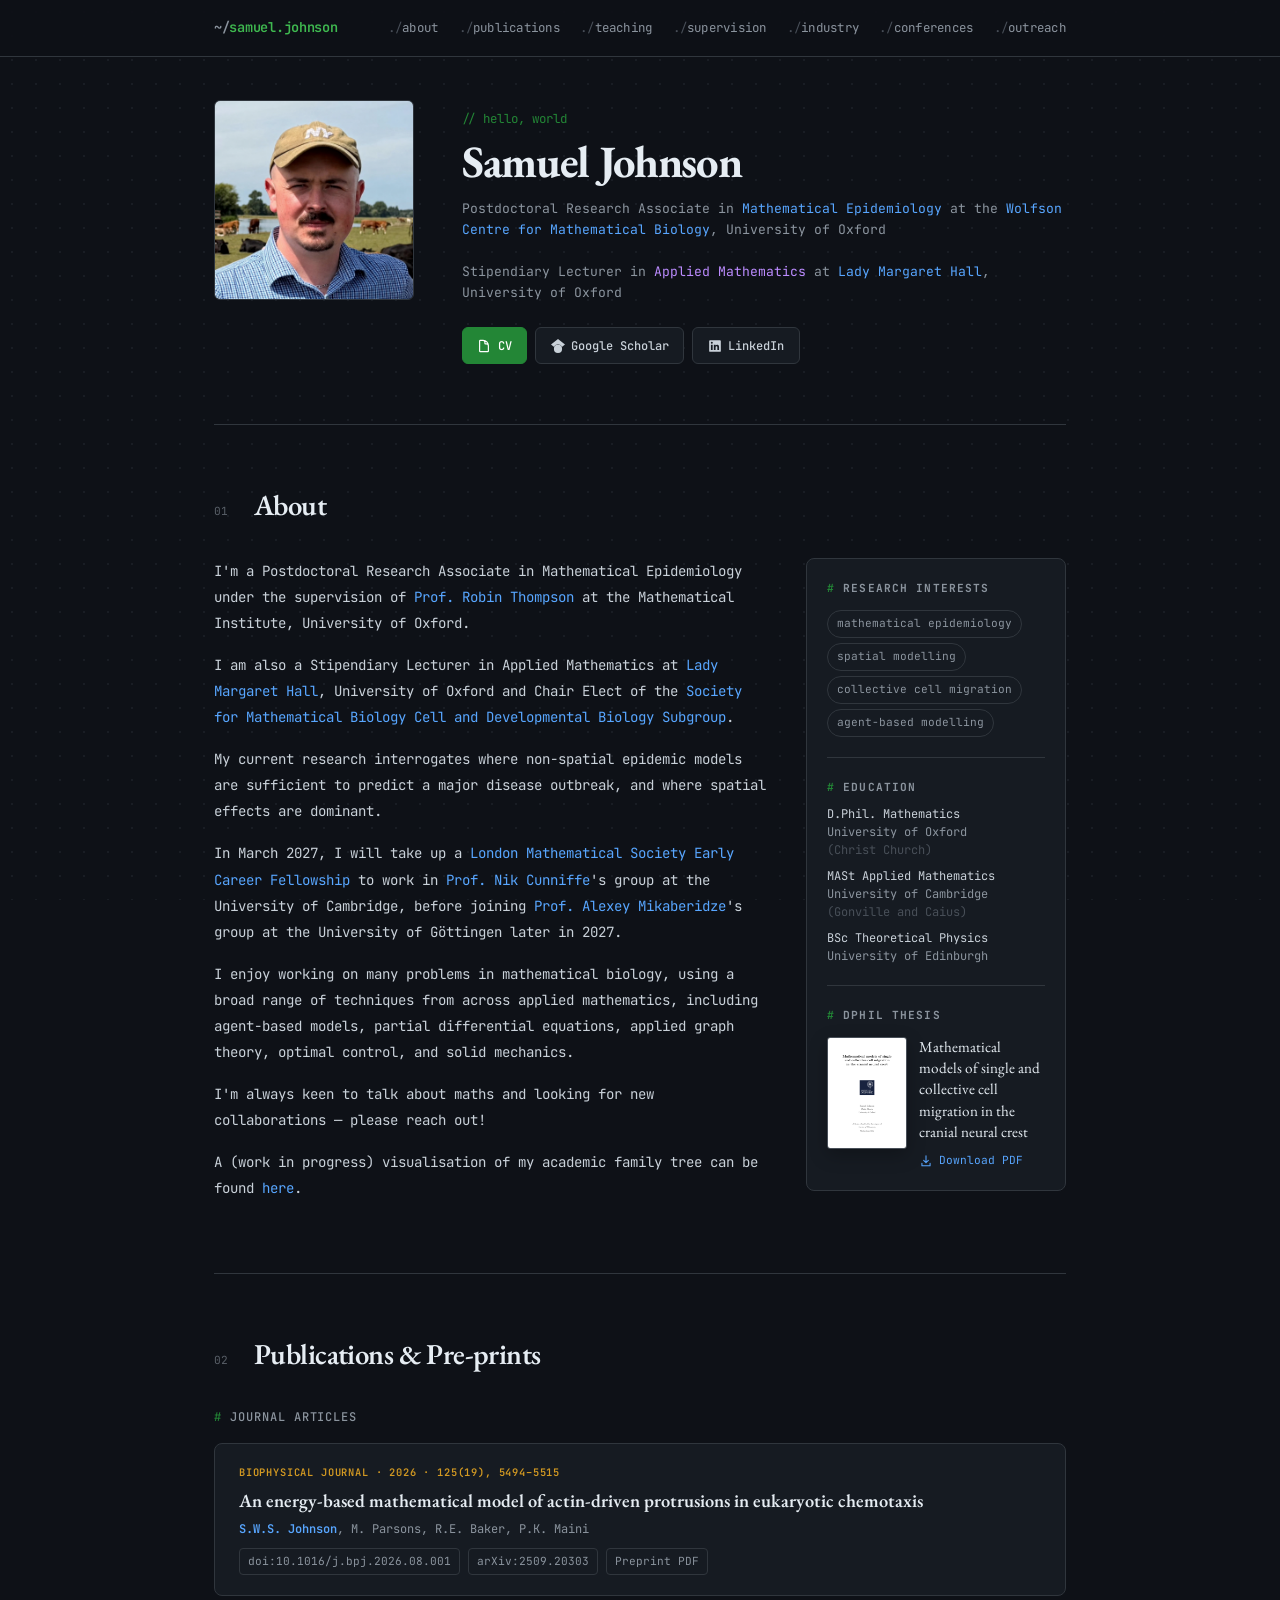
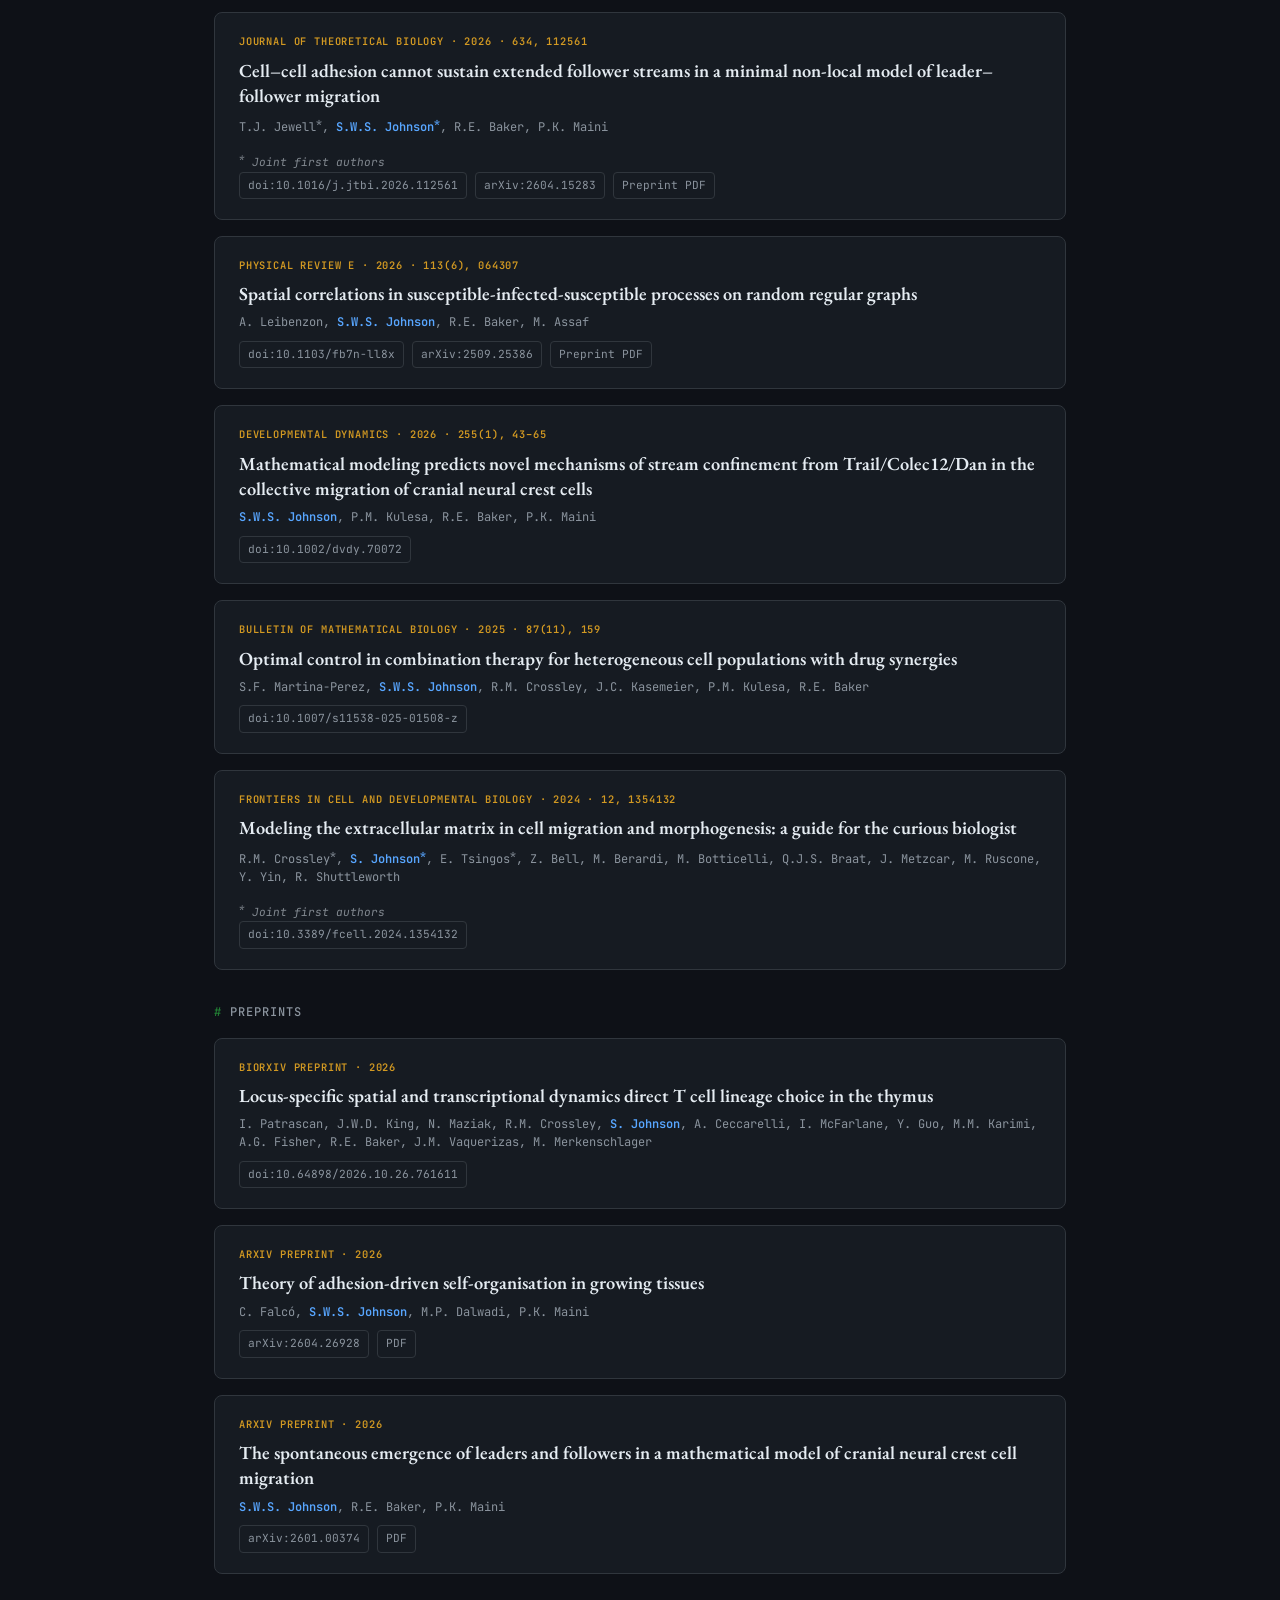
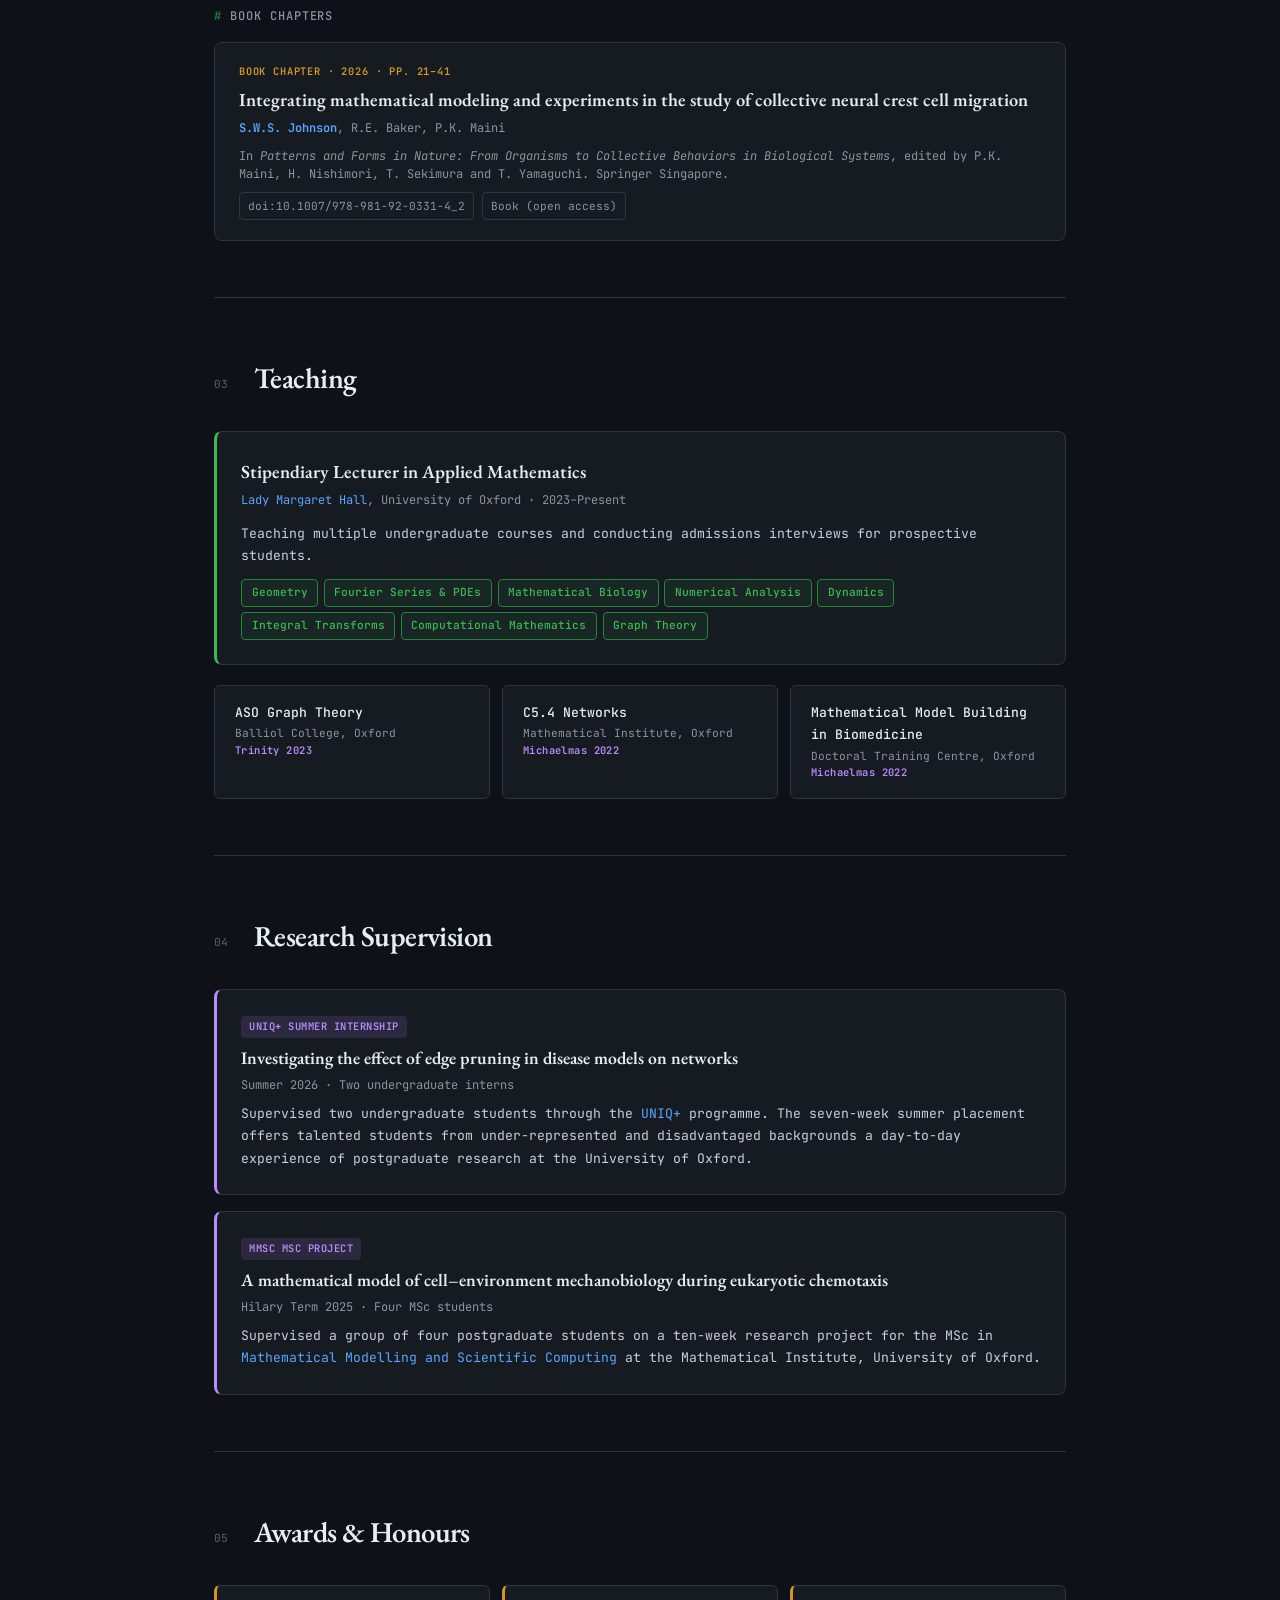
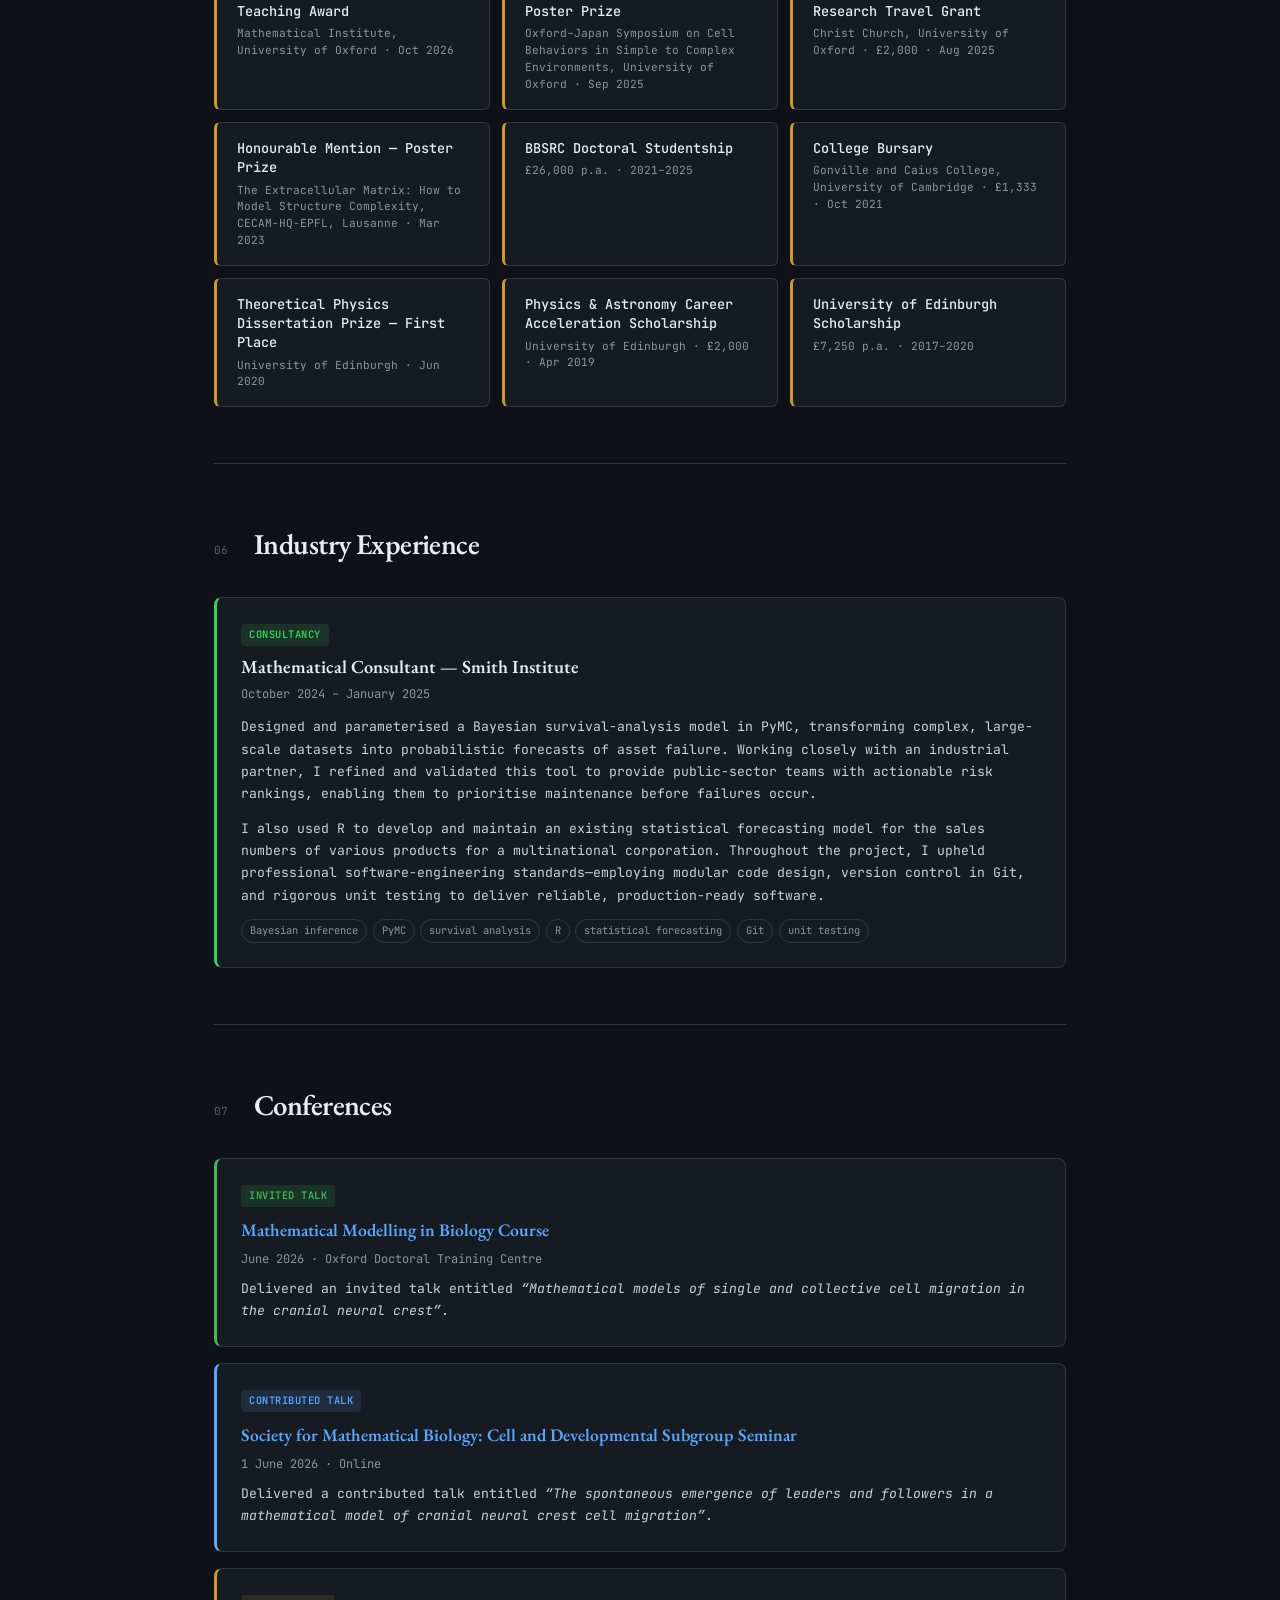
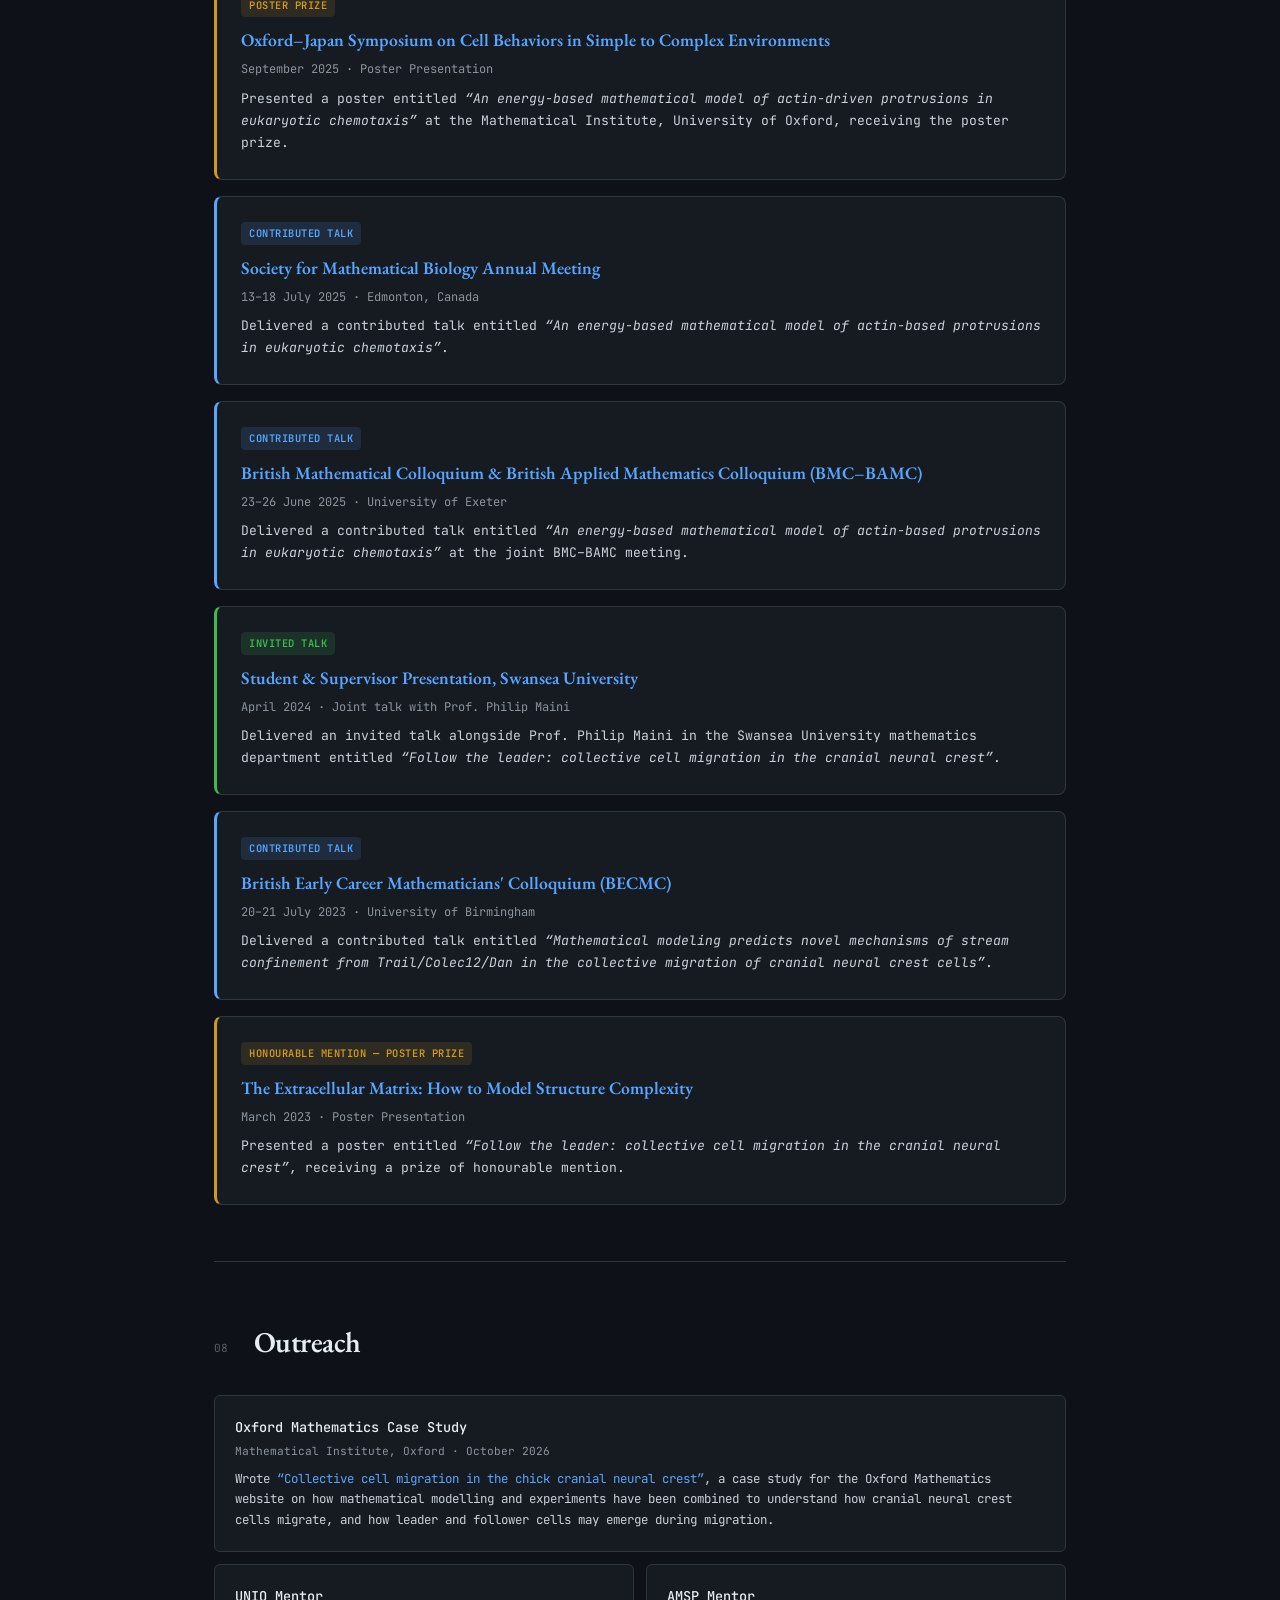
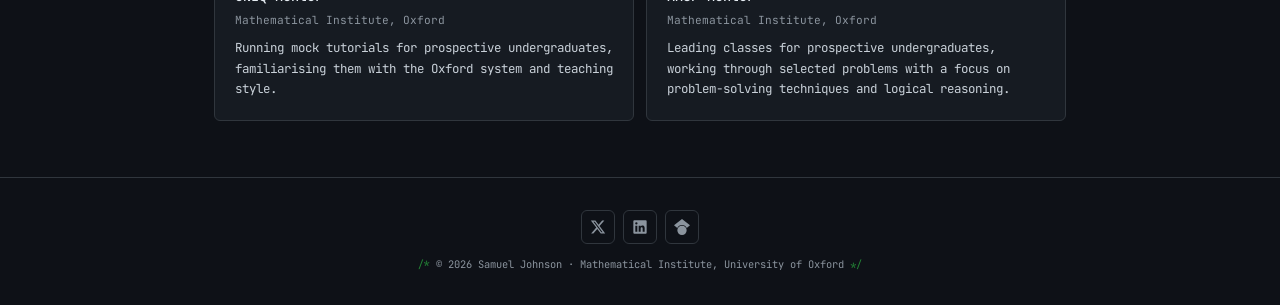
<file: index.html>
<!DOCTYPE html>
<html lang="en">
<head>
<meta charset="UTF-8">
<meta name="viewport" content="width=device-width, initial-scale=1.0">
<title>Samuel Johnson</title>
<link rel="preconnect" href="https://fonts.googleapis.com">
<link rel="icon" href="data:image/svg+xml,<svg xmlns='http://www.w3.org/2000/svg' viewBox='0 0 100 100'><rect width='100' height='100' rx='18' fill='%233fb950'/><text x='50' y='70' font-family='monospace' font-weight='700' font-size='54' fill='%230e1117' text-anchor='middle'>SJ</text></svg>">
<link rel="preconnect" href="https://fonts.gstatic.com" crossorigin>
<link href="https://fonts.googleapis.com/css2?family=JetBrains+Mono:ital,wght@0,300;0,400;0,500;0,600;0,700;1,400&family=EB+Garamond:ital,wght@0,400;0,500;0,600;0,700;1,400;1,500&display=swap" rel="stylesheet">
<style>
  :root {
    --bg: #0e1117;
    --bg-card: #161b22;
    --bg-card-hover: #1c2333;
    --border: #30363d;
    --border-bright: #484f58;
    --text: #c9d1d9;
    --text-dim: #8b949e;
    --text-bright: #e6edf3;
    --green: #3fb950;
    --green-dim: #238636;
    --green-bright: #56d364;
    --blue: #58a6ff;
    --purple: #bc8cff;
    --orange: #d29922;
    --cyan: #39d353;
    --pink: #f778ba;
    --red: #f85149;
    --mono: 'JetBrains Mono', 'Fira Code', 'Cascadia Code', monospace;
    --serif: 'EB Garamond', Georgia, serif;
  }

  *, *::before, *::after { box-sizing: border-box; margin: 0; padding: 0; }
  html { scroll-behavior: smooth; }

  body {
    font-family: var(--mono);
    color: var(--text);
    background: var(--bg);
    line-height: 1.7;
    font-size: 14px;
    -webkit-font-smoothing: antialiased;
    position: relative;
  }

  body::before {
    content: '';
    position: fixed;
    top: 0; left: 0; right: 0; bottom: 0;
    background-image: radial-gradient(circle, #21262d 1px, transparent 1px);
    background-size: 24px 24px;
    pointer-events: none;
    z-index: 0;
    opacity: 0.6;
  }

  body > * { position: relative; z-index: 1; }

  a { color: var(--blue); text-decoration: none; transition: color 0.2s; }
  a:hover { color: var(--green-bright); }

  /* NAV */
  nav {
    position: fixed; top: 0; left: 0; right: 0; z-index: 100;
    background: rgba(14, 17, 23, 0.88);
    backdrop-filter: blur(16px);
    border-bottom: 1px solid var(--border);
  }
  .nav-inner {
    max-width: 900px; margin: 0 auto; padding: 0 1.5rem;
    display: flex; align-items: center; justify-content: space-between; height: 56px;
  }
  .nav-name {
    font-size: 0.85rem; font-weight: 600; color: var(--green);
    text-decoration: none; letter-spacing: -0.02em;
  }
  .nav-name::before { content: '~/'; color: var(--text-dim); }
  .nav-links { display: flex; gap: 1.25rem; list-style: none; }
  .nav-links a {
    font-size: 0.78rem; color: var(--text-dim); font-weight: 400;
    text-decoration: none; transition: color 0.2s; letter-spacing: 0.02em;
  }
  .nav-links a::before { content: './'; color: var(--border-bright); }
  .nav-links a:hover { color: var(--green); }

  .mobile-toggle {
    display: none; background: none; border: 1px solid var(--border);
    cursor: pointer; padding: 6px 10px; border-radius: 4px;
  }
  .mobile-toggle span { display: block; width: 18px; height: 2px; background: var(--text); margin: 4px 0; }

  /* HERO */
  .hero {
    max-width: 900px; margin: 0 auto; padding: 100px 1.5rem 60px;
    display: grid; grid-template-columns: 200px 1fr; gap: 3rem; align-items: start;
  }
  .hero-photo {
    position: relative; border: 1px solid var(--border); border-radius: 6px; overflow: hidden;
  }
  .hero-photo img {
  width: 100%; aspect-ratio: 1; object-fit: cover; object-position: center 15%; display: block;
  filter: grayscale(15%) contrast(1.05);
  }
  .hero-text { padding-top: 0.5rem; }
  .hero-greeting { font-size: 0.78rem; color: var(--text-dim); margin-bottom: 0.5rem; }
  .hero-greeting .comment { color: var(--green-dim); }
  .hero-text h1 {
    font-family: var(--serif); font-size: 2.8rem; font-weight: 700;
    color: var(--text-bright); line-height: 1.1; margin-bottom: 0.75rem; letter-spacing: -0.03em;
  }
  .hero-subtitle {
    font-size: 0.82rem; color: var(--text-dim); margin-bottom: 1.5rem; line-height: 1.6;
  }
  .hero-subtitle .hl-blue { color: var(--blue); }
  .hero-subtitle .hl-purple { color: var(--purple); }

  .hero-links { display: flex; gap: 0.5rem; flex-wrap: wrap; }
  .btn {
    display: inline-flex; align-items: center; gap: 0.4rem;
    padding: 0.45rem 0.9rem; font-family: var(--mono); font-size: 0.75rem;
    font-weight: 500; text-decoration: none; border-radius: 6px;
    border: 1px solid var(--border); color: var(--text); background: var(--bg-card);
    transition: all 0.2s;
  }
  .btn:hover { border-color: var(--green-dim); color: var(--green); background: rgba(56,211,83,0.05); }
  .btn-primary { background: var(--green-dim); border-color: var(--green-dim); color: #fff; }
  .btn-primary:hover { background: var(--green); border-color: var(--green); color: var(--bg); }
  .btn svg { width: 14px; height: 14px; }

  /* SECTIONS */
  .wrapper { max-width: 900px; margin: 0 auto; padding: 0 1.5rem; }
  section { padding: 3.5rem 0; border-top: 1px solid var(--border); }
  .section-header { display: flex; align-items: baseline; gap: 0.75rem; margin-bottom: 1.75rem; }
  .section-header h2 {
    font-family: var(--serif); font-size: 1.8rem; font-weight: 600;
    color: var(--text-bright); letter-spacing: -0.02em;
  }
  .section-header .line-num {
    font-size: 0.7rem; color: var(--text-dim); font-family: var(--mono); opacity: 0.6; min-width: 28px;
  }

  /* ABOUT */
  .about-content { display: grid; grid-template-columns: 1fr 260px; gap: 2.5rem; }
  .about-text { font-size: 0.88rem; line-height: 1.85; color: var(--text); }
  .about-text p { margin-bottom: 1rem; }

  .info-card {
    background: var(--bg-card); border: 1px solid var(--border);
    border-radius: 8px; padding: 1.25rem; align-self: start;
  }
  .info-card h4 {
    font-size: 0.7rem; color: var(--text-dim); text-transform: uppercase;
    letter-spacing: 0.1em; margin-bottom: 0.75rem;
  }
  .info-card h4::before { content: '# '; color: var(--green-dim); }
  .tag-list { display: flex; flex-wrap: wrap; gap: 0.35rem; }
  .tag {
    padding: 0.2rem 0.55rem; border: 1px solid var(--border); border-radius: 20px;
    font-size: 0.7rem; color: var(--text-dim); transition: all 0.2s;
  }
  .tag:hover { border-color: var(--green-dim); color: var(--green); }

  .education-list {
    margin-top: 1.25rem; padding-top: 1.25rem; border-top: 1px solid var(--border);
  }
  .education-list h4 {
    font-size: 0.7rem; color: var(--text-dim); text-transform: uppercase;
    letter-spacing: 0.1em; margin-bottom: 0.5rem;
  }
  .education-list h4::before { content: '# '; color: var(--green-dim); }
  .edu-item { margin-bottom: 0.5rem; font-size: 0.75rem; line-height: 1.5; }
  .edu-item .degree { color: var(--text); }
  .edu-item .school { color: var(--text-dim); }

  .thesis-entry {
    margin-top: 1.25rem; padding-top: 1.25rem; border-top: 1px solid var(--border);
  }
  .thesis-link {
    display: grid; grid-template-columns: 80px minmax(0, 1fr);
    column-gap: 0.75rem; row-gap: 0.5rem; align-items: start;
    border-radius: 4px; color: var(--text);
  }
  .thesis-link:focus-visible { outline: 2px solid var(--green); outline-offset: 6px; }
  .thesis-cover {
    display: block; grid-row: span 2; width: 80px; max-width: 100%; height: auto;
    border: 1px solid var(--border-bright); border-radius: 3px; background: #fff;
    box-shadow: 0 6px 18px rgba(0, 0, 0, 0.25); transition: border-color 0.2s;
  }
  .thesis-title {
    max-width: 30ch; font-family: var(--serif); font-size: 0.95rem;
    line-height: 1.4; color: var(--text-bright);
  }
  .thesis-download {
    display: inline-flex; align-items: center; gap: 0.4rem;
    font-size: 0.7rem; color: var(--blue); transition: color 0.2s;
  }
  .thesis-download svg { width: 14px; height: 14px; }
  .thesis-link:hover .thesis-cover,
  .thesis-link:focus-visible .thesis-cover { border-color: var(--green); }
  .thesis-link:hover .thesis-download,
  .thesis-link:focus-visible .thesis-download { color: var(--green-bright); }

  /* PUBLICATIONS */
  .pub-group + .pub-group { margin-top: 2rem; }
  .pub-group-title {
    font-size: 0.75rem; font-weight: 500; color: var(--text-dim);
    text-transform: uppercase; letter-spacing: 0.08em; margin-bottom: 1rem;
  }
  .pub-group-title::before { content: '# '; color: var(--green-dim); }
  .pub-list { display: flex; flex-direction: column; gap: 1rem; }
  .pub-card {
    background: var(--bg-card); border: 1px solid var(--border); border-radius: 8px;
    overflow: hidden;
    transition: border-color 0.3s, background 0.3s;
  }
  .pub-card:hover { border-color: var(--border-bright); background: var(--bg-card-hover); }
  .pub-visual {
    position: relative;
    background: linear-gradient(135deg, #0d1117 0%, #161b22 100%);
    display: flex; align-items: center; justify-content: center; overflow: hidden;
    border-right: 1px solid var(--border); min-height: 180px;
  }
  .pub-visual svg { width: 100%; height: 100%; }
  .pub-details { padding: 1.25rem 1.5rem; display: flex; flex-direction: column; justify-content: center; }
  .pub-venue {
    font-size: 0.65rem; color: var(--orange); text-transform: uppercase;
    letter-spacing: 0.08em; font-weight: 600; margin-bottom: 0.4rem;
  }
  .pub-title {
    font-family: var(--serif); font-size: 1.15rem; font-weight: 600;
    color: var(--text-bright); line-height: 1.4; margin-bottom: 0.4rem;
  }
  .pub-authors { font-size: 0.75rem; color: var(--text-dim); margin-bottom: 0.6rem; line-height: 1.5; }
  .pub-authors .me { color: var(--green); font-weight: 500; }
  .pub-meta { display: flex; gap: 0.5rem; flex-wrap: wrap; }
  .pub-link {
    font-size: 0.7rem; padding: 0.2rem 0.5rem; border: 1px solid var(--border);
    border-radius: 4px; color: var(--text-dim); text-decoration: none; transition: all 0.2s;
    max-width: 100%; overflow-wrap: anywhere;
  }
  .pub-link:hover { border-color: var(--blue); color: var(--blue); }

  .pub-note {
    font-size: 0.8em;
    opacity: 0.6;
    margin-top: 0.25rem;
    font-style: italic;
  }

  .math-label { font-family: var(--mono); font-size: 7px; fill: var(--text-dim); opacity: 0.5; }
  .pub-authors .me {
    font-weight: 600;
    color: #58a6ff;
  }

  /* TEACHING */
  .teaching-current-card {
    background: var(--bg-card); border: 1px solid var(--border); border-radius: 8px;
    padding: 1.5rem; margin-bottom: 1.25rem; border-left: 3px solid var(--green);
  }
  .teaching-current-card h3 {
    font-family: var(--serif); font-size: 1.15rem; font-weight: 600;
    color: var(--text-bright); margin-bottom: 0.2rem;
  }
  .teaching-current-card .meta { font-size: 0.75rem; color: var(--text-dim); margin-bottom: 0.75rem; }
  .teaching-current-card p { font-size: 0.82rem; color: var(--text); line-height: 1.7; }

  .course-chips { display: flex; flex-wrap: wrap; gap: 0.35rem; margin-top: 0.75rem; }
  .chip {
    padding: 0.2rem 0.6rem; background: rgba(56,211,83,0.06); border: 1px solid var(--green-dim);
    border-radius: 4px; font-size: 0.7rem; color: var(--green); font-weight: 500;
  }

  .teaching-grid { display: grid; grid-template-columns: repeat(auto-fill, minmax(240px, 1fr)); gap: 0.75rem; }
  .teach-card {
    padding: 1rem 1.25rem; border: 1px solid var(--border); border-radius: 6px;
    background: var(--bg-card); transition: border-color 0.2s;
  }
  .teach-card:hover { border-color: var(--border-bright); }
  .teach-card h4 { font-size: 0.82rem; color: var(--text-bright); font-weight: 500; margin-bottom: 0.15rem; }
  .teach-card .meta { font-size: 0.7rem; color: var(--text-dim); line-height: 1.4; }
  .teach-card .term { font-size: 0.65rem; color: var(--purple); font-weight: 600; letter-spacing: 0.04em; }

  /* SUPERVISION */
  .sup-list { display: flex; flex-direction: column; gap: 1rem; }
  .sup-card {
    background: var(--bg-card); border: 1px solid var(--border); border-radius: 8px;
    padding: 1.5rem; border-left: 3px solid var(--purple);
    transition: border-color 0.3s, background 0.3s;
  }
  .sup-card:hover { border-color: var(--border-bright); background: var(--bg-card-hover); border-left-color: var(--purple); }
  .sup-badge {
    display: inline-block; padding: 0.15rem 0.5rem; background: rgba(188,140,255,0.12);
    color: var(--purple); border-radius: 4px; font-size: 0.65rem; font-weight: 600;
    text-transform: uppercase; letter-spacing: 0.05em; margin-bottom: 0.5rem;
  }
  .sup-card h3 {
    font-family: var(--serif); font-size: 1.1rem; font-weight: 600;
    color: var(--text-bright); margin-bottom: 0.25rem; line-height: 1.4;
  }
  .sup-card .date { font-size: 0.75rem; color: var(--text-dim); margin-bottom: 0.5rem; }
  .sup-card p { font-size: 0.82rem; line-height: 1.7; color: var(--text); }

  /* CONFERENCES */
  .conf-list { display: flex; flex-direction: column; gap: 1rem; }
  .conf-card {
    background: var(--bg-card); border: 1px solid var(--border); border-radius: 8px;
    padding: 1.5rem; border-left: 3px solid var(--orange);
  }
  .conf-card.talk { border-left-color: var(--blue); }
  .conf-card.invited { border-left-color: var(--green); }
  .conf-badge {
    display: inline-block; padding: 0.15rem 0.5rem; background: rgba(210,153,34,0.12);
    color: var(--orange); border-radius: 4px; font-size: 0.65rem; font-weight: 600;
    text-transform: uppercase; letter-spacing: 0.05em; margin-bottom: 0.5rem;
  }
  .conf-badge.talk { background: rgba(88,166,255,0.12); color: var(--blue); }
  .conf-badge.invited { background: rgba(56,211,83,0.12); color: var(--green); }
  .conf-card h3 {
    font-family: var(--serif); font-size: 1.1rem; font-weight: 600;
    color: var(--text-bright); margin-bottom: 0.25rem;
  }
  .conf-card .date { font-size: 0.75rem; color: var(--text-dim); margin-bottom: 0.5rem; }
  .conf-card p { font-size: 0.82rem; line-height: 1.7; color: var(--text); }

  /* OUTREACH */
  .outreach-grid { display: grid; grid-template-columns: 1fr 1fr; gap: 0.75rem; }
  .outreach-card {
    padding: 1.25rem; border: 1px solid var(--border); border-radius: 6px; background: var(--bg-card);
  }
  .outreach-card h4 { font-size: 0.85rem; color: var(--text-bright); font-weight: 500; margin-bottom: 0.2rem; }
  .outreach-card .meta { font-size: 0.7rem; color: var(--text-dim); margin-bottom: 0.5rem; }
  .outreach-card p { font-size: 0.78rem; color: var(--text); line-height: 1.65; }

  /* AWARDS */
  /* INDUSTRY */
  .industry-card {
    background: var(--bg-card); border: 1px solid var(--border); border-radius: 8px;
    padding: 1.5rem; border-left: 3px solid var(--cyan);
    transition: border-color 0.3s, background 0.3s;
  }
  .industry-card:hover { border-color: var(--border-bright); background: var(--bg-card-hover); border-left-color: var(--cyan); }
  .industry-badge {
    display: inline-block; padding: 0.15rem 0.5rem; background: rgba(57,211,83,0.12);
    color: var(--cyan); border-radius: 4px; font-size: 0.65rem; font-weight: 600;
    text-transform: uppercase; letter-spacing: 0.05em; margin-bottom: 0.5rem;
  }
  .industry-card h3 {
    font-family: var(--serif); font-size: 1.15rem; font-weight: 600;
    color: var(--text-bright); margin-bottom: 0.25rem; line-height: 1.4;
  }
  .industry-card .date { font-size: 0.75rem; color: var(--text-dim); margin-bottom: 0.75rem; }
  .industry-card p { font-size: 0.82rem; line-height: 1.7; color: var(--text); }
  .industry-card .skill-tags { display: flex; flex-wrap: wrap; gap: 0.35rem; margin-top: 0.75rem; }
  .industry-card .skill-tag {
    padding: 0.15rem 0.5rem; border: 1px solid var(--border); border-radius: 20px;
    font-size: 0.65rem; color: var(--text-dim); transition: all 0.2s;
  }
  .industry-card .skill-tag:hover { border-color: var(--cyan); color: var(--cyan); }
  .awards-grid {
    display: grid;
    grid-template-columns: repeat(auto-fill, minmax(260px, 1fr));
    gap: 0.75rem;
  }
  .award-card {
    padding: 1rem 1.25rem;
    border: 1px solid var(--border);
    border-left: 3px solid var(--orange);
    border-radius: 6px;
    background: var(--bg-card);
    transition: border-color 0.2s, background 0.2s;
  }
  .award-card:hover {
    border-color: var(--border-bright);
    background: var(--bg-card-hover);
  }
  .award-card h4 {
    font-size: 0.85rem;
    color: var(--text-bright);
    font-weight: 500;
    margin-bottom: 0.3rem;
    line-height: 1.4;
  }
  .award-card .meta {
    font-size: 0.7rem;
    color: var(--text-dim);
    line-height: 1.5;
  }

  /* FOOTER */
  footer { border-top: 1px solid var(--border); padding: 2rem 1.5rem; text-align: center; }
  .footer-inner { max-width: 900px; margin: 0 auto; }
  .footer-email { font-size: 0.82rem; margin-bottom: 0.75rem; }
  .footer-social { display: flex; justify-content: center; gap: 0.5rem; margin-bottom: 0.75rem; }
  .footer-social a {
    display: flex; align-items: center; justify-content: center;
    width: 34px; height: 34px; border-radius: 6px; border: 1px solid var(--border);
    color: var(--text-dim); transition: all 0.2s;
  }
  .footer-social a:hover { border-color: var(--green-dim); color: var(--green); }
  .footer-social svg { width: 16px; height: 16px; }
  .footer-copy { font-size: 0.65rem; color: var(--text-dim); }
  .footer-copy .comment { color: var(--green-dim); }

  /* ANIMATIONS */
  .fade-up { opacity: 0; transform: translateY(16px); transition: opacity 0.5s ease, transform 0.5s ease; }
  .fade-up.vis { opacity: 1; transform: translateY(0); }

  /* RESPONSIVE */
  @media (max-width: 768px) {
    .hero { grid-template-columns: 1fr; padding: 90px 1.5rem 40px; gap: 1.5rem; }
    .hero-photo { max-width: 160px; }
    .hero-text h1 { font-size: 2rem; }
    .nav-links { display: none; }
    .mobile-toggle { display: block; }
    .nav-links.open {
      display: flex; flex-direction: column; position: absolute; top: 56px; left: 0; right: 0;
      background: rgba(14,17,23,0.95); padding: 1rem 1.5rem;
      border-bottom: 1px solid var(--border); gap: 0.75rem;
    }
    .about-content { grid-template-columns: 1fr; }
    .pub-card { grid-template-columns: 1fr; }
    .pub-visual { min-height: 120px; }
    .outreach-grid { grid-template-columns: 1fr; }
    .teaching-grid { grid-template-columns: 1fr; }
  }
</style>
</head>
<body>

<!-- NAV -->
<nav>
  <div class="nav-inner">
    <a href="#top" class="nav-name">samuel.johnson</a>
    <ul class="nav-links" id="navLinks">
      <li><a href="#about">about</a></li>
      <li><a href="#publications">publications</a></li>
      <li><a href="#teaching">teaching</a></li>
      <li><a href="#supervision">supervision</a></li>
      <li><a href="#industry">industry</a></li>
      <li><a href="#conferences">conferences</a></li>
      <li><a href="#outreach">outreach</a></li>
    </ul>
    <button class="mobile-toggle" id="mobileToggle" aria-label="Menu">
      <span></span><span></span><span></span>
    </button>
  </div>
</nav>

<!-- HERO -->
<header class="hero" id="top">
  <div class="hero-photo fade-up">
    <img src="images/1697644101184.jpeg" alt="Samuel Johnson">
  </div>
  <div class="hero-text fade-up" style="transition-delay:0.1s">
    <div class="hero-greeting"><span class="comment">// hello, world</span></div>
    <h1>Samuel Johnson</h1>
    <div class="hero-subtitle">
      Postdoctoral Research Associate in <span class="hl-blue">Mathematical Epidemiology</span> at the
      <a href="https://www.maths.ox.ac.uk/groups/mathematical-biology">Wolfson Centre for Mathematical Biology</a>,
      University of Oxford<br><br>
      Stipendiary Lecturer in <span class="hl-purple">Applied Mathematics</span> at
      <a href="https://www.lmh.ox.ac.uk/">Lady Margaret Hall</a>, University of Oxford
    </div>
    <div class="hero-links">
      <a href="cv.pdf" class="btn btn-primary" target="_blank">
        <svg xmlns="http://www.w3.org/2000/svg" fill="none" viewBox="0 0 24 24" stroke-width="2" stroke="currentColor"><path stroke-linecap="round" stroke-linejoin="round" d="M19.5 14.25v-2.625a3.375 3.375 0 0 0-3.375-3.375h-1.5A1.125 1.125 0 0 1 13.5 7.125v-1.5a3.375 3.375 0 0 0-3.375-3.375H8.25m2.25 0H5.625c-.621 0-1.125.504-1.125 1.125v17.25c0 .621.504 1.125 1.125 1.125h12.75c.621 0 1.125-.504 1.125-1.125V11.25a9 9 0 0 0-9-9Z"/></svg>
        CV
      </a>
      <a href="https://scholar.google.com/citations?user=SShewsoAAAAJ" class="btn" target="_blank">
        <svg viewBox="0 0 24 24" fill="currentColor" width="14" height="14"><path d="M12 24a7 7 0 1 1 0-14 7 7 0 0 1 0 14zm0-24L0 9.5l4.838 3.94A8 8 0 0 1 12 9a8 8 0 0 1 7.162 4.44L24 9.5z"/></svg>
        Google Scholar
      </a>
      <a href="https://www.linkedin.com/in/samuel-johnson-23a789211/" class="btn" target="_blank">
        <svg viewBox="0 0 24 24" fill="currentColor" width="14" height="14"><path d="M20.5 2h-17A1.5 1.5 0 002 3.5v17A1.5 1.5 0 003.5 22h17a1.5 1.5 0 001.5-1.5v-17A1.5 1.5 0 0020.5 2zM8 19H5v-9h3zM6.5 8.25A1.75 1.75 0 118.3 6.5a1.78 1.78 0 01-1.8 1.75zM19 19h-3v-4.74c0-1.42-.6-1.93-1.38-1.93A1.74 1.74 0 0013 14.19a.66.66 0 000 .14V19h-3v-9h2.9v1.3a3.11 3.11 0 012.7-1.4c1.55 0 3.36.86 3.36 3.66z"/></svg>
        LinkedIn
      </a>
    </div>
  </div>
</header>

<div class="wrapper">

  <!-- ABOUT -->
  <section id="about">
    <div class="section-header fade-up">
      <span class="line-num">01</span>
      <h2>About</h2>
    </div>
    <div class="about-content">
      <div class="about-text fade-up" style="transition-delay:0.1s">
        <p>I'm a Postdoctoral Research Associate in Mathematical Epidemiology under the supervision of  <a href="https://www.maths.ox.ac.uk/people/robin.thompson">Prof. Robin Thompson</a> at the Mathematical Institute, University of Oxford.</p>
        <p>I am also a Stipendiary Lecturer in Applied Mathematics at <a href="https://www.lmh.ox.ac.uk/">Lady Margaret Hall</a>, University of Oxford and Chair Elect of the <a href="https://smb-celldevbio.github.io/">Society for Mathematical Biology Cell and Developmental Biology Subgroup</a>.</p>
        <p>My current research interrogates where non-spatial epidemic models are sufficient to predict a major disease outbreak, and where spatial effects are dominant.</p>
        <p>In March 2027, I will take up a <a href="https://www.lms.ac.uk/grants/lms-early-career-fellowships">London Mathematical Society Early Career Fellowship</a> to work in <a href="https://www.plantsci.cam.ac.uk/people/nik-cunniffe">Prof. Nik Cunniffe</a>'s group at the University of Cambridge, before joining <a href="https://uni-goettingen.de/en/703409.html">Prof. Alexey Mikaberidze</a>'s group at the University of Göttingen later in 2027.</p>
        <p>I enjoy working on many problems in mathematical biology, using a broad range of techniques from across applied mathematics, including agent-based models, partial differential equations, applied graph theory, optimal control, and solid mechanics.</p>
        <p>I'm always keen to talk about maths and looking for new collaborations — please reach out!</p>
        <p>A (work in progress) visualisation of my academic family tree can be found <a href="genealogy.html">here</a>.</p>
      </div>
      <div class="fade-up" style="transition-delay:0.15s">
        <div class="info-card">
          <h4>Research Interests</h4>
          <div class="tag-list">
            <span class="tag">mathematical epidemiology</span>
            <span class="tag">spatial modelling</span>
            <span class="tag">collective cell migration</span>
            <span class="tag">agent-based modelling</span>
          </div>
          <div class="education-list">
            <h4>Education</h4>
            <div class="edu-item">
              <div class="degree">D.Phil. Mathematics</div>
              <div class="school">University of Oxford<br><span style="color:var(--border-bright)">(Christ Church)</span></div>
            </div>
            <div class="edu-item">
              <div class="degree">MASt Applied Mathematics</div>
              <div class="school">University of Cambridge<br><span style="color:var(--border-bright)">(Gonville and Caius)</span></div>
            </div>
            <div class="edu-item">
              <div class="degree">BSc Theoretical Physics</div>
              <div class="school">University of Edinburgh</div>
            </div>
          </div>
          <div class="thesis-entry">
            <h4>DPhil thesis</h4>
            <a class="thesis-link" href="files/samuel-johnson-dphil-thesis.pdf" download="Samuel_Johnson_DPhil_Thesis.pdf">
              <img class="thesis-cover" src="images/thesis-cover.webp" alt="Front cover of Samuel Johnson's DPhil thesis" width="600" height="849" loading="lazy" decoding="async">
              <span class="thesis-title">Mathematical models of single and collective cell migration in the cranial neural crest</span>
              <span class="thesis-download">
                <svg xmlns="http://www.w3.org/2000/svg" viewBox="0 0 24 24" fill="none" stroke="currentColor" stroke-width="1.8" aria-hidden="true" focusable="false"><path stroke-linecap="round" stroke-linejoin="round" d="M12 3v12m-4-4 4 4 4-4M5 16v4h14v-4"/></svg>
                Download PDF
              </span>
            </a>
          </div>
        </div>
      </div>
    </div>
  </section>

  <!-- PUBLICATIONS -->
  <section id="publications">
    <div class="section-header fade-up">
      <span class="line-num">02</span>
      <h2>Publications &amp; Pre-prints</h2>
    </div>

    <div class="pub-group">
      <h3 class="pub-group-title fade-up">Journal articles</h3>
      <div class="pub-list">
        <!-- actin-protrusions -->
        <div class="pub-card fade-up">
          <div class="pub-details">
            <div class="pub-venue">Biophysical Journal · 2026 · 125(19), 5494–5515</div>
            <div class="pub-title">An energy-based mathematical model of actin-driven protrusions in eukaryotic chemotaxis</div>
            <div class="pub-authors"><span class="me">S.W.S. Johnson</span>, M. Parsons, R.E. Baker, P.K. Maini</div>
            <div class="pub-meta">
              <a href="https://doi.org/10.1016/j.bpj.2026.08.001" class="pub-link" target="_blank" rel="noopener noreferrer">doi:10.1016/j.bpj.2026.08.001</a>
              <a href="https://arxiv.org/abs/2509.20303" class="pub-link" target="_blank" rel="noopener noreferrer">arXiv:2509.20303</a>
              <a href="https://arxiv.org/pdf/2509.20303" class="pub-link" target="_blank" rel="noopener noreferrer">Preprint PDF</a>
            </div>
          </div>
        </div>

        <!-- cell-cell-adhesion -->
        <div class="pub-card fade-up">
          <div class="pub-details">
            <div class="pub-venue">Journal of Theoretical Biology · 2026 · 634, 112561</div>
            <div class="pub-title">Cell–cell adhesion cannot sustain extended follower streams in a minimal non-local model of leader–follower migration</div>
            <div class="pub-authors">T.J. Jewell<sup>*</sup>, <span class="me">S.W.S. Johnson<sup>*</sup></span>, R.E. Baker, P.K. Maini</div>
            <div class="pub-note"><sup>*</sup> Joint first authors</div>
            <div class="pub-meta">
              <a href="https://doi.org/10.1016/j.jtbi.2026.112561" class="pub-link" target="_blank" rel="noopener noreferrer">doi:10.1016/j.jtbi.2026.112561</a>
              <a href="https://arxiv.org/abs/2604.15283" class="pub-link" target="_blank" rel="noopener noreferrer">arXiv:2604.15283</a>
              <a href="https://arxiv.org/pdf/2604.15283" class="pub-link" target="_blank" rel="noopener noreferrer">Preprint PDF</a>
            </div>
          </div>
        </div>

        <!-- sis-correlations -->
        <div class="pub-card fade-up">
          <div class="pub-details">
            <div class="pub-venue">Physical Review E · 2026 · 113(6), 064307</div>
            <div class="pub-title">Spatial correlations in susceptible-infected-susceptible processes on random regular graphs</div>
            <div class="pub-authors">A. Leibenzon, <span class="me">S.W.S. Johnson</span>, R.E. Baker, M. Assaf</div>
            <div class="pub-meta">
              <a href="https://doi.org/10.1103/fb7n-ll8x" class="pub-link" target="_blank" rel="noopener noreferrer">doi:10.1103/fb7n-ll8x</a>
              <a href="https://arxiv.org/abs/2509.25386" class="pub-link" target="_blank" rel="noopener noreferrer">arXiv:2509.25386</a>
              <a href="https://arxiv.org/pdf/2509.25386" class="pub-link" target="_blank" rel="noopener noreferrer">Preprint PDF</a>
            </div>
          </div>
        </div>

        <!-- stream-confinement -->
        <div class="pub-card fade-up">
          <div class="pub-details">
            <div class="pub-venue">Developmental Dynamics · 2026 · 255(1), 43–65</div>
            <div class="pub-title">Mathematical modeling predicts novel mechanisms of stream confinement from Trail/Colec12/Dan in the collective migration of cranial neural crest cells</div>
            <div class="pub-authors"><span class="me">S.W.S. Johnson</span>, P.M. Kulesa, R.E. Baker, P.K. Maini</div>
            <div class="pub-meta">
              <a href="https://doi.org/10.1002/dvdy.70072" class="pub-link" target="_blank" rel="noopener noreferrer">doi:10.1002/dvdy.70072</a>
            </div>
          </div>
        </div>

        <!-- combination-therapy -->
        <div class="pub-card fade-up">
          <div class="pub-details">
            <div class="pub-venue">Bulletin of Mathematical Biology · 2025 · 87(11), 159</div>
            <div class="pub-title">Optimal control in combination therapy for heterogeneous cell populations with drug synergies</div>
            <div class="pub-authors">S.F. Martina-Perez, <span class="me">S.W.S. Johnson</span>, R.M. Crossley, J.C. Kasemeier, P.M. Kulesa, R.E. Baker</div>
            <div class="pub-meta">
              <a href="https://doi.org/10.1007/s11538-025-01508-z" class="pub-link" target="_blank" rel="noopener noreferrer">doi:10.1007/s11538-025-01508-z</a>
            </div>
          </div>
        </div>

        <!-- extracellular-matrix-review -->
        <div class="pub-card fade-up">
          <div class="pub-details">
            <div class="pub-venue">Frontiers in Cell and Developmental Biology · 2024 · 12, 1354132</div>
            <div class="pub-title">Modeling the extracellular matrix in cell migration and morphogenesis: a guide for the curious biologist</div>
            <div class="pub-authors">R.M. Crossley<sup>*</sup>, <span class="me">S. Johnson<sup>*</sup></span>, E. Tsingos<sup>*</sup>, Z. Bell, M. Berardi, M. Botticelli, Q.J.S. Braat, J. Metzcar, M. Ruscone, Y. Yin, R. Shuttleworth</div>
            <div class="pub-note"><sup>*</sup> Joint first authors</div>
            <div class="pub-meta">
              <a href="https://doi.org/10.3389/fcell.2024.1354132" class="pub-link" target="_blank" rel="noopener noreferrer">doi:10.3389/fcell.2024.1354132</a>
            </div>
          </div>
        </div>
      </div>
    </div>

    <div class="pub-group">
      <h3 class="pub-group-title fade-up">Preprints</h3>
      <div class="pub-list">
        <!-- thymus-lineage-choice -->
        <div class="pub-card fade-up">
          <div class="pub-details">
            <div class="pub-venue">bioRxiv preprint · 2026</div>
            <div class="pub-title">Locus-specific spatial and transcriptional dynamics direct T cell lineage choice in the thymus</div>
            <div class="pub-authors">I. Patrascan, J.W.D. King, N. Maziak, R.M. Crossley, <span class="me">S. Johnson</span>, A. Ceccarelli, I. McFarlane, Y. Guo, M.M. Karimi, A.G. Fisher, R.E. Baker, J.M. Vaquerizas, M. Merkenschlager</div>
            <div class="pub-meta">
              <a href="https://doi.org/10.64898/2026.10.26.761611" class="pub-link" target="_blank" rel="noopener noreferrer">doi:10.64898/2026.10.26.761611</a>
            </div>
          </div>
        </div>

        <!-- adhesion-self-organisation -->
        <div class="pub-card fade-up">
          <div class="pub-details">
            <div class="pub-venue">arXiv preprint · 2026</div>
            <div class="pub-title">Theory of adhesion-driven self-organisation in growing tissues</div>
            <div class="pub-authors">C. Falcó, <span class="me">S.W.S. Johnson</span>, M.P. Dalwadi, P.K. Maini</div>
            <div class="pub-meta">
              <a href="https://arxiv.org/abs/2604.26928" class="pub-link" target="_blank" rel="noopener noreferrer">arXiv:2604.26928</a>
              <a href="https://arxiv.org/pdf/2604.26928" class="pub-link" target="_blank" rel="noopener noreferrer">PDF</a>
            </div>
          </div>
        </div>

        <!-- emergent-leaders-followers -->
        <div class="pub-card fade-up">
          <div class="pub-details">
            <div class="pub-venue">arXiv preprint · 2026</div>
            <div class="pub-title">The spontaneous emergence of leaders and followers in a mathematical model of cranial neural crest cell migration</div>
            <div class="pub-authors"><span class="me">S.W.S. Johnson</span>, R.E. Baker, P.K. Maini</div>
            <div class="pub-meta">
              <a href="https://arxiv.org/abs/2601.00374" class="pub-link" target="_blank" rel="noopener noreferrer">arXiv:2601.00374</a>
              <a href="https://arxiv.org/pdf/2601.00374" class="pub-link" target="_blank" rel="noopener noreferrer">PDF</a>
            </div>
          </div>
        </div>
      </div>
    </div>

    <div class="pub-group">
      <h3 class="pub-group-title fade-up">Book chapters</h3>
      <div class="pub-list">
        <!-- modelling-experiments-chapter -->
        <div class="pub-card fade-up">
          <div class="pub-details">
            <div class="pub-venue">Book chapter · 2026 · pp. 21–41</div>
            <div class="pub-title">Integrating mathematical modeling and experiments in the study of collective neural crest cell migration</div>
            <div class="pub-authors"><span class="me">S.W.S. Johnson</span>, R.E. Baker, P.K. Maini</div>
            <div class="pub-authors">In <em>Patterns and Forms in Nature: From Organisms to Collective Behaviors in Biological Systems</em>, edited by P.K. Maini, H. Nishimori, T. Sekimura and T. Yamaguchi. Springer Singapore.</div>
            <div class="pub-meta">
              <a href="https://doi.org/10.1007/978-981-92-0331-4_2" class="pub-link" target="_blank" rel="noopener noreferrer">doi:10.1007/978-981-92-0331-4_2</a>
              <a href="https://doi.org/10.1007/978-981-92-0331-4" class="pub-link" target="_blank" rel="noopener noreferrer">Book (open access)</a>
            </div>
          </div>
        </div>
      </div>
    </div>
  </section>

  <!-- TEACHING -->
  <section id="teaching">
    <div class="section-header fade-up">
      <span class="line-num">03</span>
      <h2>Teaching</h2>
    </div>
    <div class="teaching-current-card fade-up">
      <h3>Stipendiary Lecturer in Applied Mathematics</h3>
      <div class="meta"><a href="https://www.lmh.ox.ac.uk/">Lady Margaret Hall</a>, University of Oxford &middot; 2023&ndash;Present</div>
      <p>Teaching multiple undergraduate courses and conducting admissions interviews for prospective students.</p>
      <div class="course-chips">
        <span class="chip">Geometry</span>
        <span class="chip">Fourier Series &amp; PDEs</span>
        <span class="chip">Mathematical Biology</span>
        <span class="chip">Numerical Analysis</span>
        <span class="chip">Dynamics</span>
        <span class="chip">Integral Transforms</span>
        <span class="chip">Computational Mathematics</span>
        <span class="chip">Graph Theory</span>
      </div>
    </div>
    <div class="teaching-grid">
      <div class="teach-card fade-up"><h4>ASO Graph Theory</h4><div class="meta">Balliol College, Oxford</div><div class="term">Trinity 2023</div></div>
      <div class="teach-card fade-up"><h4>C5.4 Networks</h4><div class="meta">Mathematical Institute, Oxford</div><div class="term">Michaelmas 2022</div></div>
      <div class="teach-card fade-up"><h4>Mathematical Model Building in Biomedicine</h4><div class="meta">Doctoral Training Centre, Oxford</div><div class="term">Michaelmas 2022</div></div>
    </div>
  </section>

  <!-- SUPERVISION -->
  <section id="supervision">
    <div class="section-header fade-up">
      <span class="line-num">04</span>
      <h2>Research Supervision</h2>
    </div>
    <div class="sup-list">
      <div class="sup-card fade-up">
        <span class="sup-badge">UNIQ+ Summer Internship</span>
        <h3>Investigating the effect of edge pruning in disease models on networks</h3>
        <div class="date">Summer 2026 &middot; Two undergraduate interns</div>
        <p>Supervised two undergraduate students through the <a href="https://www.ox.ac.uk/admissions/graduate/access/uniq-plus" target="_blank">UNIQ+</a> programme. The seven-week summer placement offers talented students from under-represented and disadvantaged backgrounds a day-to-day experience of postgraduate research at the University of Oxford.</p>
      </div>
      <div class="sup-card fade-up">
        <span class="sup-badge">MMSC MSc Project</span>
        <h3>A mathematical model of cell&ndash;environment mechanobiology during eukaryotic chemotaxis</h3>
        <div class="date">Hilary Term 2025 &middot; Four MSc students</div>
        <p>Supervised a group of four postgraduate students on a ten-week research project for the MSc in <a href="https://www.ox.ac.uk/admissions/graduate/courses/msc-mathematical-modelling-and-scientific-computing" target="_blank">Mathematical Modelling and Scientific Computing</a> at the Mathematical Institute, University of Oxford.</p>
      </div>
    </div>
  </section>

  <!-- AWARDS -->
  <section id="awards">
    <div class="section-header fade-up">
      <span class="line-num">05</span>
      <h2>Awards &amp; Honours</h2>
    </div>
    <div class="awards-grid fade-up">
      <div class="award-card">
        <h4>Teaching Award</h4>
        <div class="meta">Mathematical Institute, University of Oxford &middot; Oct 2026</div>
      </div>
      <div class="award-card">
        <h4>Poster Prize</h4>
        <div class="meta">Oxford&ndash;Japan Symposium on Cell Behaviors in Simple to Complex Environments, University of Oxford &middot; Sep 2025</div>
      </div>
      <div class="award-card">
        <h4>Research Travel Grant</h4>
        <div class="meta">Christ Church, University of Oxford &middot; £2,000 &middot; Aug 2025</div>
      </div>
      <div class="award-card">
        <h4>Honourable Mention &mdash; Poster Prize</h4>
        <div class="meta">The Extracellular Matrix: How to Model Structure Complexity, CECAM-HQ-EPFL, Lausanne &middot; Mar 2023</div>
      </div>
      <div class="award-card">
        <h4>BBSRC Doctoral Studentship</h4>
        <div class="meta">£26,000 p.a. &middot; 2021&ndash;2025</div>
      </div>
      <div class="award-card">
        <h4>College Bursary</h4>
        <div class="meta">Gonville and Caius College, University of Cambridge &middot; £1,333 &middot; Oct 2021</div>
      </div>
      <div class="award-card">
        <h4>Theoretical Physics Dissertation Prize &mdash; First Place</h4>
        <div class="meta">University of Edinburgh &middot; Jun 2020</div>
      </div>
      <div class="award-card">
        <h4>Physics &amp; Astronomy Career Acceleration Scholarship</h4>
        <div class="meta">University of Edinburgh &middot; £2,000 &middot; Apr 2019</div>
      </div>
      <div class="award-card">
        <h4>University of Edinburgh Scholarship</h4>
        <div class="meta">£7,250 p.a. &middot; 2017&ndash;2020</div>
      </div>
    </div>
  </section>

  <!-- INDUSTRY -->
  <section id="industry">
    <div class="section-header fade-up">
      <span class="line-num">06</span>
      <h2>Industry Experience</h2>
    </div>
    <div class="industry-card fade-up">
      <span class="industry-badge">Consultancy</span>
      <h3>Mathematical Consultant &mdash; Smith Institute</h3>
      <div class="date">October 2024 &ndash; January 2025</div>
      <p>Designed and parameterised a Bayesian survival-analysis model in PyMC, transforming complex, large-scale datasets into probabilistic forecasts of asset failure. Working closely with an industrial partner, I refined and validated this tool to provide public-sector teams with actionable risk rankings, enabling them to prioritise maintenance before failures occur.</p>
      <p style="margin-top: 0.75rem;">I also used R to develop and maintain an existing statistical forecasting model for the sales numbers of various products for a multinational corporation. Throughout the project, I upheld professional software-engineering standards&mdash;employing modular code design, version control in Git, and rigorous unit testing to deliver reliable, production-ready software.</p>
      <div class="skill-tags">
        <span class="skill-tag">Bayesian inference</span>
        <span class="skill-tag">PyMC</span>
        <span class="skill-tag">survival analysis</span>
        <span class="skill-tag">R</span>
        <span class="skill-tag">statistical forecasting</span>
        <span class="skill-tag">Git</span>
        <span class="skill-tag">unit testing</span>
      </div>
    </div>
  </section>

  <!-- CONFERENCES -->
  <section id="conferences">
    <div class="section-header fade-up">
      <span class="line-num">07</span>
      <h2>Conferences</h2>
    </div>
    <div class="conf-list">
      <div class="conf-card invited fade-up">
        <span class="conf-badge invited">Invited Talk</span>
        <h3><a href="https://www.dtc.ox.ac.uk/">Mathematical Modelling in Biology Course</a></h3>
        <div class="date">June 2026 &middot; Oxford Doctoral Training Centre</div>
        <p>Delivered an invited talk entitled <em>&ldquo;Mathematical models of single and collective cell migration in the cranial neural crest&rdquo;</em>.</p>
      </div>
      <div class="conf-card talk fade-up">
        <span class="conf-badge talk">Contributed Talk</span>
        <h3><a href="https://smb-celldevbio.github.io/cdevseminarseries/">Society for Mathematical Biology: Cell and Developmental Subgroup Seminar</a></h3>
        <div class="date">1 June 2026 &middot; Online</div>
        <p>Delivered a contributed talk entitled <em>&ldquo;The spontaneous emergence of leaders and followers in a mathematical model of cranial neural crest cell migration&rdquo;</em>.</p>
      </div>
      <div class="conf-card fade-up">
        <span class="conf-badge">Poster Prize</span>
        <h3><a href="https://sites.google.com/view/oxford-japan-symposium2025">Oxford&ndash;Japan Symposium on Cell Behaviors in Simple to Complex Environments</a></h3>
        <div class="date">September 2025 &middot; Poster Presentation</div>
        <p>Presented a poster entitled <em>&ldquo;An energy-based mathematical model of actin-driven protrusions in eukaryotic chemotaxis&rdquo;</em> at the Mathematical Institute, University of Oxford, receiving the poster prize.</p>
      </div>
      <div class="conf-card talk fade-up">
        <span class="conf-badge talk">Contributed Talk</span>
        <h3><a href="https://2025.smb.org">Society for Mathematical Biology Annual Meeting</a></h3>
        <div class="date">13&ndash;18 July 2025 &middot; Edmonton, Canada</div>
        <p>Delivered a contributed talk entitled <em>&ldquo;An energy-based mathematical model of actin-based protrusions in eukaryotic chemotaxis&rdquo;</em>.</p>
      </div>
      <div class="conf-card talk fade-up">
        <span class="conf-badge talk">Contributed Talk</span>
        <h3><a href="https://sites.exeter.ac.uk/bmc-bamc2025/">British Mathematical Colloquium &amp; British Applied Mathematics Colloquium (BMC&ndash;BAMC)</a></h3>
        <div class="date">23&ndash;26 June 2025 &middot; University of Exeter</div>
        <p>Delivered a contributed talk entitled <em>&ldquo;An energy-based mathematical model of actin-based protrusions in eukaryotic chemotaxis&rdquo;</em> at the joint BMC&ndash;BAMC meeting.</p>
      </div>
      <div class="conf-card invited fade-up">
        <span class="conf-badge invited">Invited Talk</span>
        <h3><a href="https://www.swansea.ac.uk/maths/">Student &amp; Supervisor Presentation, Swansea University</a></h3>
        <div class="date">April 2024 &middot; Joint talk with Prof. Philip Maini</div>
        <p>Delivered an invited talk alongside Prof. Philip Maini in the Swansea University mathematics department entitled <em>&ldquo;Follow the leader: collective cell migration in the cranial neural crest&rdquo;</em>.</p>
      </div>
      <div class="conf-card talk fade-up">
        <span class="conf-badge talk">Contributed Talk</span>
        <h3><a href="https://www.birmingham.ac.uk/schools/mathematics/news-and-events/events/conferences/2023/british-early-career-mathematicians-colloquium-becmc-2023">British Early Career Mathematicians' Colloquium (BECMC)</a></h3>
        <div class="date">20&ndash;21 July 2023 &middot; University of Birmingham</div>
        <p>Delivered a contributed talk entitled <em>&ldquo;Mathematical modeling predicts novel mechanisms of stream confinement from Trail/Colec12/Dan in the collective migration of cranial neural crest cells&rdquo;</em>.</p>
      </div>
      <div class="conf-card fade-up">
        <span class="conf-badge">Honourable Mention &mdash; Poster Prize</span>
        <h3><a href="https://www.cecam.org/workshop-details/1173">The Extracellular Matrix: How to Model Structure Complexity</a></h3>
        <div class="date">March 2023 &middot; Poster Presentation</div>
        <p>Presented a poster entitled <em>&ldquo;Follow the leader: collective cell migration in the cranial neural crest&rdquo;</em>, receiving a prize of honourable mention.</p>
      </div>
    </div>
  </section>

  <!-- OUTREACH -->
  <section id="outreach">
    <div class="section-header fade-up">
      <span class="line-num">08</span>
      <h2>Outreach</h2>
    </div>
    <div class="outreach-grid fade-up">
      <div class="outreach-card" style="grid-column: 1 / -1;">
        <h4>Oxford Mathematics Case Study</h4>
        <div class="meta">Mathematical Institute, Oxford &middot; October 2026</div>
        <p>Wrote <a href="https://www.maths.ox.ac.uk/node/83347" target="_blank" rel="noopener noreferrer">&ldquo;Collective cell migration in the chick cranial neural crest&rdquo;</a>, a case study for the Oxford Mathematics website on how mathematical modelling and experiments have been combined to understand how cranial neural crest cells migrate, and how leader and follower cells may emerge during migration.</p>
      </div>
      <div class="outreach-card">
        <h4>UNIQ Mentor</h4>
        <div class="meta">Mathematical Institute, Oxford</div>
        <p>Running mock tutorials for prospective undergraduates, familiarising them with the Oxford system and teaching style.</p>
      </div>
      <div class="outreach-card">
        <h4>AMSP Mentor</h4>
        <div class="meta">Mathematical Institute, Oxford</div>
        <p>Leading classes for prospective undergraduates, working through selected problems with a focus on problem-solving techniques and logical reasoning.</p>
      </div>
    </div>
  </section>

</div>

<!-- FOOTER -->
<footer id="contact">
  <div class="footer-inner">
    <div class="footer-social">
      <a href="https://twitter.com/SWSJohnson" target="_blank" aria-label="Twitter">
        <svg viewBox="0 0 24 24" fill="currentColor"><path d="M18.244 2.25h3.308l-7.227 8.26 8.502 11.24H16.17l-5.214-6.817L4.99 21.75H1.68l7.73-8.835L1.254 2.25H8.08l4.713 6.231zm-1.161 17.52h1.833L7.084 4.126H5.117z"/></svg>
      </a>
      <a href="https://uk.linkedin.com/in/samuel-johnson-23a789211" target="_blank" aria-label="LinkedIn">
        <svg viewBox="0 0 24 24" fill="currentColor"><path d="M20.5 2h-17A1.5 1.5 0 002 3.5v17A1.5 1.5 0 003.5 22h17a1.5 1.5 0 001.5-1.5v-17A1.5 1.5 0 0020.5 2zM8 19H5v-9h3zM6.5 8.25A1.75 1.75 0 118.3 6.5a1.78 1.78 0 01-1.8 1.75zM19 19h-3v-4.74c0-1.42-.6-1.93-1.38-1.93A1.74 1.74 0 0013 14.19a.66.66 0 000 .14V19h-3v-9h2.9v1.3a3.11 3.11 0 012.7-1.4c1.55 0 3.36.86 3.36 3.66z"/></svg>
      </a>
      <a href="https://scholar.google.com/citations?user=SShewsoAAAAJ" target="_blank" aria-label="Scholar">
        <svg viewBox="0 0 24 24" fill="currentColor"><path d="M12 24a7 7 0 1 1 0-14 7 7 0 0 1 0 14zm0-24L0 9.5l4.838 3.94A8 8 0 0 1 12 9a8 8 0 0 1 7.162 4.44L24 9.5z"/></svg>
      </a>
    </div>
    <p class="footer-copy"><span class="comment">/* </span>&copy; 2026 Samuel Johnson &middot; Mathematical Institute, University of Oxford<span class="comment"> */</span></p>
  </div>
</footer>

<script>
  const obs = new IntersectionObserver((entries) => {
    entries.forEach(e => { if (e.isIntersecting) e.target.classList.add('vis'); });
  }, { threshold: 0.08 });
  document.querySelectorAll('.fade-up').forEach(el => obs.observe(el));

  document.getElementById('mobileToggle').addEventListener('click', () => {
    document.getElementById('navLinks').classList.toggle('open');
  });
  document.querySelectorAll('.nav-links a').forEach(a => {
    a.addEventListener('click', () => document.getElementById('navLinks').classList.remove('open'));
  });
</script>

</body>
</html>
</file>
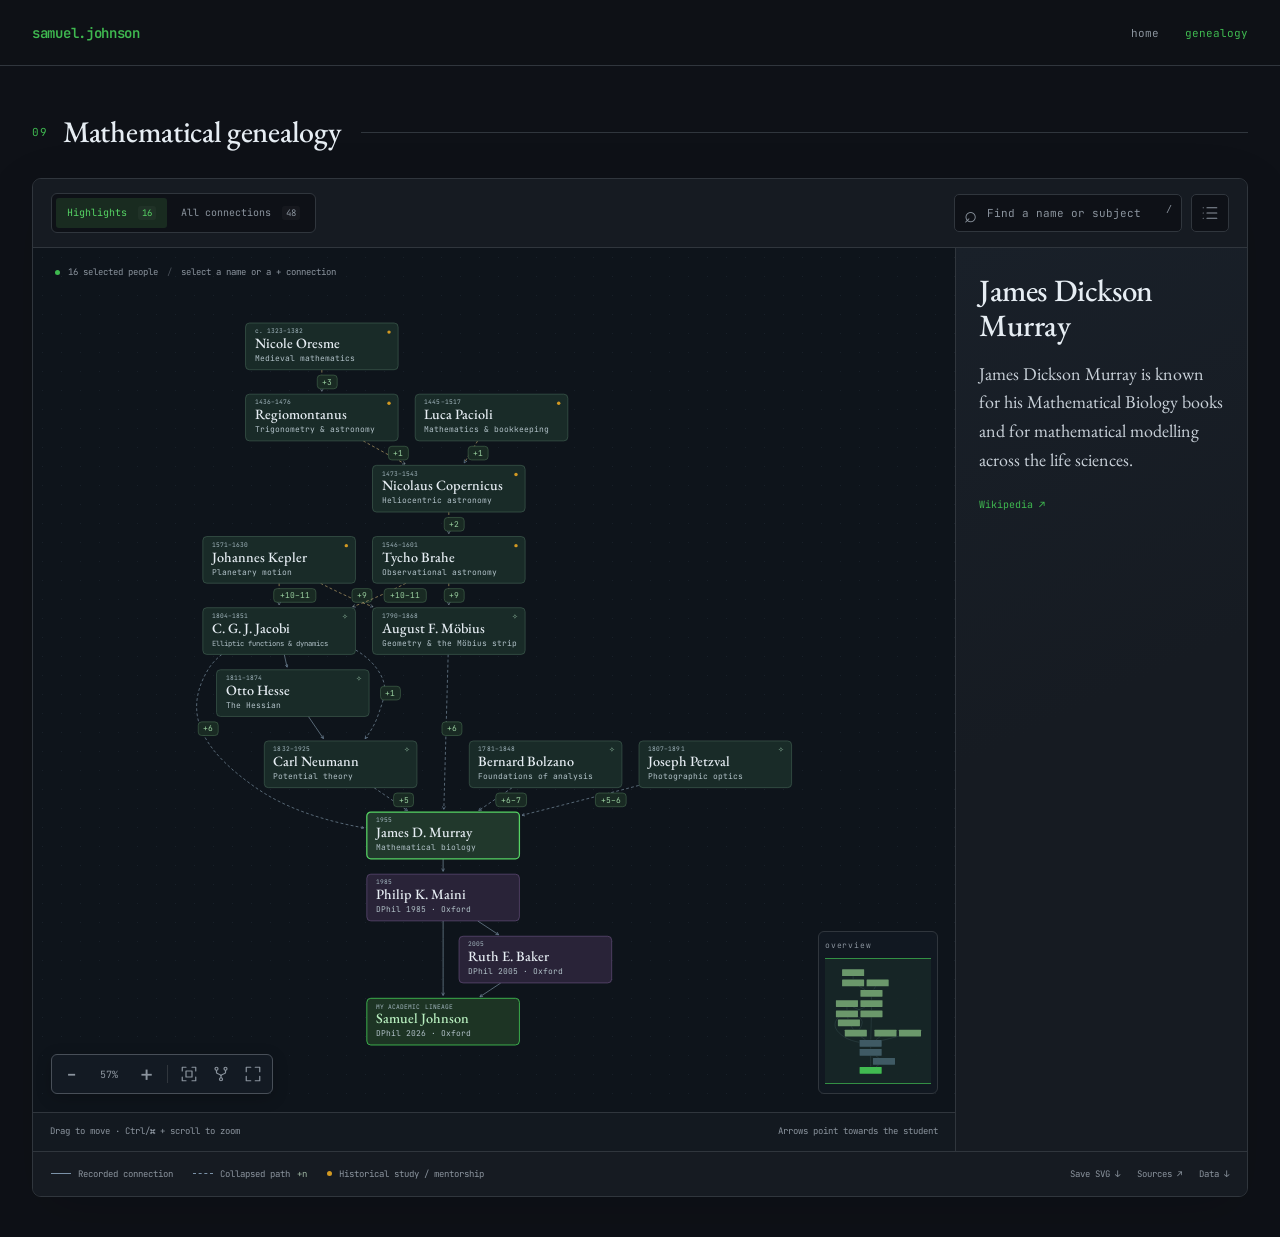
<file: genealogy.html>
<!DOCTYPE html>
<html lang="en">
<head>
  <meta charset="UTF-8">
  <meta name="viewport" content="width=device-width, initial-scale=1">
  <meta name="description" content="An interactive, source-linked view of Samuel Johnson’s mathematical ancestry, from Maini, Baker and Murray to notable figures in mathematics and astronomy.">
  <meta name="color-scheme" content="dark">
  <title>Mathematical genealogy · Samuel Johnson</title>
  <link rel="icon" href="data:image/svg+xml,%3Csvg xmlns='http://www.w3.org/2000/svg' viewBox='0 0 100 100'%3E%3Crect width='100' height='100' rx='18' fill='%233fb950'/%3E%3Ctext x='50' y='70' font-family='monospace' font-weight='700' font-size='54' fill='%230e1117' text-anchor='middle'%3ESJ%3C/text%3E%3C/svg%3E">
  <link rel="preconnect" href="https://fonts.googleapis.com">
  <link rel="preconnect" href="https://fonts.gstatic.com" crossorigin>
  <link href="https://fonts.googleapis.com/css2?family=JetBrains+Mono:wght@400;500;600;700&family=EB+Garamond:ital,wght@0,400;0,500;0,600;0,700;1,400;1,500&display=swap" rel="stylesheet">
  <link rel="stylesheet" href="assets/genealogy.css">
  <script src="assets/genealogy-data.js" defer></script>
  <script src="assets/genealogy.js" defer></script>
</head>
<body>
<a class="skip-link" href="#explorer">Skip to the interactive tree</a>
<nav class="site-nav" aria-label="Main navigation"><div class="nav-inner"><a class="nav-name" href="index.html">samuel.johnson</a><div class="nav-links"><a href="index.html">home</a><a href="genealogy.html" aria-current="page">genealogy</a></div></nav>
<main class="page">
  <header class="section-header">
    <span class="section-number" aria-hidden="true">09</span>
    <h1 class="section-title" id="genealogy-heading">Mathematical genealogy</h1>
  </header>
  <section class="explorer" id="explorer" aria-labelledby="genealogy-heading">
    <div class="toolbar">
      <div class="segmented views" role="group" aria-label="People to display">
        <button type="button" data-view="highlights" aria-pressed="true">Highlights <span class="count" id="highlight-count">16</span></button>
        <button type="button" data-view="all" aria-pressed="false">All connections <span class="count" id="all-count">48</span></button>
      </div>
      <div class="toolbar-right">
        <div class="search-wrap"><span class="search-symbol" aria-hidden="true">⌕</span><label class="sr-only" for="person-search">Find a person or subject</label><input type="search" id="person-search" placeholder="Find a name or subject…" role="combobox" aria-autocomplete="list" aria-expanded="false" aria-controls="search-results" autocomplete="off" spellcheck="false"><kbd class="search-key" aria-hidden="true">/</kbd><ul class="search-results" id="search-results" role="listbox" aria-label="Matching people" hidden></ul></div>
        <button type="button" class="icon-button list-toggle" id="list-toggle" title="Switch to list view" aria-label="Switch to list view" aria-pressed="false"><svg viewBox="0 0 24 24" class="icon" aria-hidden="true"><path d="M8 5h13M8 12h13M8 19h13M3 5h.01M3 12h.01M3 19h.01"/></svg></button>
      </div>
    </div>
    <div class="error-message" id="error-message" hidden></div>
    <noscript><p class="no-script">JavaScript is required for the interactive tree. <a href="https://schnell-lab.nd.edu/files/math-genealogy.pdf">Read the historical genealogy source instead.</a></p></noscript>
    <div class="explorer-body">
      <div class="map-column">
        <div class="map-shell" id="map-shell">
          <div class="map-caption"><span class="map-dot"></span><span id="view-count">16 selected people</span><span class="caption-separator">/</span><span id="map-description">select a name or a + connection</span></div>
          <svg id="genealogy-map" class="genealogy-map" role="group" tabindex="0" aria-label="Academic genealogy. Tab to a person or a collapsed connection, then press Enter. Use arrow keys to pan." aria-describedby="map-help" xmlns="http://www.w3.org/2000/svg">
            <defs><marker id="arrow-normal" viewBox="0 0 10 10" refX="8" refY="5" markerWidth="5" markerHeight="5" orient="auto"><path d="M1 1L9 5L1 9" fill="none" stroke="#7b92a8" stroke-width="1.5"/></marker><marker id="arrow-active" viewBox="0 0 10 10" refX="8" refY="5" markerWidth="5" markerHeight="5" orient="auto"><path d="M1 1L9 5L1 9" fill="none" stroke="#56d364" stroke-width="1.5"/></marker></defs>
            <g id="graph-world"><g id="graph-links"></g><g id="graph-nodes"></g></g>
          </svg>
          <div class="map-controls" role="group" aria-label="Graph controls"><button type="button" id="zoom-out" title="Zoom out" aria-label="Zoom out">−</button><output id="zoom-level" aria-label="Zoom level">100%</output><button type="button" id="zoom-in" title="Zoom in" aria-label="Zoom in">+</button><span class="control-separator"></span><button type="button" id="fit-view" title="Fit the tree (F)" aria-label="Fit the tree"><svg viewBox="0 0 24 24" class="icon" aria-hidden="true"><path d="M8 3H3v5M16 3h5v5M3 16v5h5M21 16v5h-5M8 8h8v8H8z"/></svg></button><button type="button" id="route-toggle" title="Highlight the selected person’s routes" aria-label="Highlight the selected person’s routes" aria-pressed="false"><svg viewBox="0 0 24 24" class="icon" aria-hidden="true"><circle cx="6" cy="5" r="2"/><circle cx="18" cy="5" r="2"/><circle cx="12" cy="19" r="2"/><path d="M6 7v3c0 3 6 1 6 5v2M18 7v3c0 3-6 1-6 5"/></svg></button><button type="button" id="fullscreen" title="Full screen" aria-label="Enter full screen"><svg viewBox="0 0 24 24" class="icon" aria-hidden="true"><path d="M9 3H3v6M15 3h6v6M3 15v6h6M21 15v6h-6"/></svg></button></div>
          <button type="button" class="overview" id="overview" title="Fit the complete displayed tree" aria-label="Overview: fit the displayed tree"><span>overview</span><svg id="mini-map" viewBox="0 0 130 142" aria-hidden="true"><g id="mini-world"></g><rect id="mini-viewport" class="mini-viewport"/></svg></button>
        </div>
        <div class="list-shell" id="list-shell" hidden><p class="list-intro">Select a name to read a short biography and explore their work.</p><table class="people-table"><caption class="sr-only">People in the selected academic ancestry</caption><thead><tr><th scope="col">Person</th><th scope="col">Dates</th><th scope="col">Field / record</th></tr></thead><tbody id="people-list"></tbody></table></div>
        <div class="map-help" id="map-help"><span class="desktop-help">Drag to move · Ctrl/⌘ + scroll to zoom</span><span class="touch-help">Drag to move · Pinch to zoom</span><span>Arrows point towards the student</span></div>
      </div>
      <aside class="person-panel" id="person-panel" aria-labelledby="biography-title"><div id="person-details" aria-live="polite"></div></aside>
    </div>
    <div class="explorer-footer"><div class="legend"><span><i class="line-sample"></i>Recorded connection</span><span><i class="line-sample dashed"></i>Collapsed path <b>+n</b></span><span class="history-key"><i class="history-dot"></i>Historical study / mentorship</span></div><div class="export-actions"><button type="button" id="export-svg">Save SVG ↓</button><button type="button" data-open-sources>Sources ↗</button><button type="button" id="export-data">Data ↓</button></div></div>
  </section>
</main>
<dialog id="sources-dialog" class="sources-dialog" aria-labelledby="sources-title"><div class="dialog-heading"><div><div class="eyebrow">// provenance</div><h2 id="sources-title">About this genealogy</h2></div><button type="button" id="close-sources" class="icon-button" aria-label="Close source notes">×</button></div><div class="dialog-content"><p>This is a <strong>curated selection of 48 people</strong>, not the full Mathematics Genealogy Project tree. The close-family view includes Samuel, Ruth Baker, Philip Maini and J. D. Murray. The wider views follow selected earlier branches.</p><p><strong>Highlights</strong> shows 16 names. A dashed connection and a <strong>+n</strong> badge stand for the intermediate people, not direct supervision. Select the badge to read the complete chain; “All connections” shows all 48 included people. Several routes may share the same ancestor.</p><p><strong>Historical links are different.</strong> Early genealogies include teachers, mentors and scholarly study as well as formal degree advisers. They are marked in amber and should not be interpreted as modern PhD supervision. Some early links are inherited from MGP-derived historical transcriptions, rather than independently established here.</p><p>Each connection has its own source. The 2019 poster is an archived MGP-derived snapshot; accessible MGP records and academic transcriptions supplement it. The page does not query MGP live. Birth and death dates shown on highlighted historical cards are lifespans, not degree dates; additional date discrepancies are retained in the individual record notes below and in the downloadable data.</p><p>Samuel’s entry is based on his Oxford profile, personal website and the Baker Group. No MGP registration is claimed for him. Missing advisers at the ends of this selection do not mean none are known. Biography links describe a person’s work; they do not independently establish every genealogy connection.</p><details class="record-notes"><summary>Individual record notes</summary><div id="record-notes"></div></details><h3>Genealogy sources</h3><div id="source-list"></div><p class="source-credit">An independent presentation of Mathematics Genealogy Project-derived information. The archived poster credits North Dakota State University and the American Mathematical Society. Biographical reading includes the University of St Andrews’ MacTutor History of Mathematics archive.</p></div></dialog>
<dialog id="connection-dialog" class="sources-dialog connection-dialog" aria-labelledby="connection-title">
  <div class="dialog-heading"><h2 id="connection-title">Connection</h2><button type="button" id="close-connection" class="icon-button" aria-label="Close connection">×</button></div>
  <div id="connection-details" class="dialog-content"></div>
</dialog>
<div class="sr-only" id="live-status" role="status" aria-live="polite"></div><div class="toast" id="toast" role="status" hidden></div>
</body>
</html>
</file>
<file: assets/genealogy.css>
:root{--bg:#0e1117;--card:#161b22;--hover:#1c2333;--border:#30363d;--border-bright:#484f58;--text:#c9d1d9;--dim:#8b949e;--bright:#e6edf3;--green:#3fb950;--green-bright:#56d364;--blue:#58a6ff;--purple:#bc8cff;--amber:#d29922;--mono:'JetBrains Mono','Fira Code','Cascadia Code',monospace;--serif:'EB Garamond',Georgia,serif}
*{box-sizing:border-box}html{scroll-behavior:smooth;scroll-padding-top:80px}body{margin:0;color:var(--text);background:var(--bg);font-family:var(--mono);font-size:13px;-webkit-font-smoothing:antialiased}button,input{font:inherit}button,a,input{ -webkit-tap-highlight-color:transparent}button{color:inherit;cursor:pointer}button{border:0;background:none}a{color:var(--green);text-decoration:none}a:hover{color:var(--green-bright)}button:disabled{opacity:.4;cursor:default}button:focus-visible,a:focus-visible,input:focus-visible,summary:focus-visible,svg:focus-visible{outline:2px solid var(--green-bright);outline-offset:4px}button[hidden],[hidden]{display:none!important}.sr-only{position:absolute;width:1px;height:1px;padding:0;margin:-1px;overflow:hidden;clip:rect(0,0,0,0);white-space:nowrap;border:0}.skip-link{position:fixed;left:20px;top:-60px;z-index:100;padding:12px;background:var(--card);border:1px solid var(--green)}.skip-link:focus{top:10px}.site-nav{height:66px;border-bottom:1px solid var(--border);background:rgba(14,17,23,.95)}.nav-inner{max-width:1460px;height:100%;margin:auto;padding:0 32px;display:flex;align-items:center;justify-content:space-between;gap:24px}.nav-name{font-size:14px;font-weight:600;letter-spacing:-.3px}.nav-links{display:flex;align-items:center;gap:26px;font-size:11px}.nav-links a,.nav-links button{color:var(--dim);padding:8px 0}.nav-links [aria-current],.nav-links a:hover,.nav-links button:hover{color:var(--green)}.page{max-width:1460px;margin:0 auto;padding:48px 32px 40px}.eyebrow{font-size:10px;letter-spacing:1.5px;text-transform:uppercase;color:var(--dim);margin-bottom:10px}.eyebrow span{color:var(--green);margin-right:6px}h1,h2,h3,p{margin-top:0}.map-dot{display:inline-block;width:6px;height:6px;border-radius:50%;background:var(--green);margin-right:8px}.explorer{border:1px solid var(--border);border-radius:9px;overflow:hidden;background:var(--card);box-shadow:0 18px 60px rgba(0,0,0,.12)}.toolbar{position:relative;z-index:5;display:flex;align-items:center;justify-content:space-between;gap:14px;padding:14px 18px;border-bottom:1px solid var(--border);background:var(--card)}.segmented{display:flex;align-items:center;gap:3px;padding:4px;border:1px solid var(--border);border-radius:6px;background:var(--bg)}.segmented button{padding:8px 11px;border-radius:3px;font-size:10px;white-space:nowrap;color:var(--dim)}.segmented button:hover{background:var(--hover);color:var(--bright)}.segmented button[aria-pressed=true]{background:#192b20;color:var(--green-bright)}.count{display:inline-block;margin-left:5px;padding:1px 4px;border-radius:3px;font-size:9px;background:#ffffff08;color:inherit}.toolbar-right{display:flex;align-items:center;gap:9px}.search-wrap{position:relative;min-width:220px}.search-wrap input{width:100%;height:38px;background:var(--bg);border:1px solid var(--border);border-radius:5px;color:var(--bright);padding:0 29px 0 32px;font-size:11px}.search-wrap input::placeholder{color:var(--dim)}.search-symbol{position:absolute;left:10px;top:6px;font-size:22px;color:var(--dim);pointer-events:none}.search-key{position:absolute;right:10px;top:11px;color:var(--dim);font-size:10px;pointer-events:none}.search-wrap:focus-within .search-key{display:none}.search-results{position:absolute;top:43px;left:0;right:0;min-width:290px;z-index:30;background:#161d26;border:1px solid var(--border-bright);border-radius:6px;padding:6px;list-style:none;margin:0;box-shadow:0 12px 40px #0008;max-height:370px;overflow:auto}.search-results li{padding:10px;border-radius:3px;cursor:pointer}.search-results li[aria-selected=true],.search-results li:hover{background:#213329}.result-name{display:block;color:var(--bright);font:20px var(--serif)}.result-field{display:block;font-size:10px;color:var(--dim);margin-top:4px;line-height:1.4}.no-results{font-size:11px;line-height:1.5}.icon{width:18px;height:18px;fill:none;stroke:currentColor;stroke-width:1.6;stroke-linecap:round;stroke-linejoin:round;vertical-align:middle}.icon-button{height:38px;width:38px;display:inline-flex;align-items:center;justify-content:center;border:1px solid var(--border);border-radius:5px;background:var(--bg);font-size:23px;color:var(--dim);flex-shrink:0}.icon-button:hover,.icon-button[aria-pressed=true]{color:var(--green);border-color:#3c6645}.explorer-body{display:grid;grid-template-columns:minmax(0,1fr) 292px}.map-column{min-width:0}.map-shell{height:864px;position:relative;overflow:hidden;background-color:#0e141b;background-image:radial-gradient(#2c394650 .8px,transparent .8px);background-size:19px 19px;isolation:isolate}.genealogy-map{width:100%;height:100%;display:block;touch-action:none;cursor:grab;outline-offset:-5px!important}.genealogy-map.dragging{cursor:grabbing}.map-caption{position:absolute;left:22px;right:22px;top:18px;display:flex;align-items:center;gap:7px;font-size:9px;color:var(--dim);pointer-events:none;z-index:1}.map-dot{width:5px;height:5px;margin-right:1px}.caption-separator{color:var(--border-bright);margin:0 2px}.map-controls{position:absolute;left:18px;bottom:18px;display:flex;align-items:center;background:#131b24f5;border:1px solid var(--border-bright);border-radius:6px;padding:3px;box-shadow:0 4px 16px #0003}.map-controls button{display:flex;align-items:center;justify-content:center;width:32px;height:32px;font-size:22px;border-radius:3px;color:var(--dim)}.map-controls button:hover{color:var(--green-bright);background:#203126}.map-controls output{min-width:43px;text-align:center;font-size:10px;color:var(--dim)}.control-separator{height:18px;border-left:1px solid var(--border);margin:0 5px}.overview{position:absolute;right:17px;bottom:18px;width:120px;height:163px;border:1px solid var(--border);border-radius:6px;background:#121922ed;overflow:hidden;padding:8px 6px 5px;display:flex;flex-direction:column;gap:5px}.overview>span{font-size:8px;color:var(--dim);text-align:left;letter-spacing:.8px}.overview svg{display:block;width:100%;height:100%;flex:1;min-height:0}.mini-node{fill:#3d5164}.mini-node.highlight{fill:#6d936c}.mini-node.origin{fill:var(--green)}.mini-edge{fill:none;stroke:#41515f;stroke-width:4}.mini-viewport{fill:#56d36412;stroke:var(--green);stroke-width:.9}.map-help{display:flex;justify-content:space-between;gap:10px;font-size:9px;line-height:1.5;padding:12px 17px;border-top:1px solid var(--border);color:var(--dim);background:#131920}.touch-help{display:none}.person-panel{min-width:0;border-left:1px solid var(--border);background:linear-gradient(155deg,#192029,#161b22 50%);overflow:auto;max-height:903px;scrollbar-width:thin;scrollbar-color:var(--border-bright) transparent}.person-details{padding:25px 23px}.close-details{display:none}.person-name{font:500 34px/1.07 var(--serif);color:var(--bright);letter-spacing:-.4px;margin-bottom:11px;overflow-wrap:break-word}.person-description{font:18px/1.4 var(--serif);color:var(--text);margin-bottom:18px}.reading-links{display:flex;flex-wrap:wrap;gap:7px;margin:14px 0 22px}.reading-links a{border:1px solid #35533c;color:var(--green);border-radius:4px;padding:7px 9px;line-height:1.3;font-size:9px}.reading-links a:hover{border-color:var(--green);background:#1c3022}.details-rule{border:0;border-top:1px solid var(--border);margin:21px 0}.detail-heading{font-size:9px;letter-spacing:1.25px;text-transform:uppercase;color:var(--dim);font-weight:500;line-height:1.7;margin:0 0 10px}.trace-button,.primary-button{width:100%;border:1px solid #365d3e;border-radius:5px;padding:10px;font-size:10px;color:var(--green);text-align:left;display:flex;justify-content:space-between;align-items:center;gap:12px;background:#1a2a20}.trace-button:hover,.primary-button:hover{background:#203728;border-color:var(--green)}.trace-button[aria-pressed=true]{color:#0d1710;background:var(--green);border-color:var(--green)}.detail-note{font-size:10px;line-height:1.75;color:var(--dim);margin-bottom:14px}.detail-note.history{padding:10px;border-left:2px solid var(--amber);background:#d2992209;color:#b8ac92}.qualification{font-size:10px;line-height:1.75;color:var(--dim);margin-bottom:12px}.thesis{font:italic 17px/1.5 var(--serif);color:var(--text);margin-bottom:15px}.detail-source{display:block;font-size:9px;line-height:1.6;margin-bottom:9px;overflow-wrap:anywhere}.source-kind{display:block;font-size:8px;color:var(--dim)}.explorer-footer{display:flex;align-items:center;justify-content:space-between;padding:14px 18px;gap:20px;border-top:1px solid var(--border);background:var(--card);font-size:9px}.legend{display:flex;align-items:center;flex-wrap:wrap;gap:20px;color:var(--dim);line-height:1.8}.legend>span{display:flex;align-items:center;gap:7px}.legend b{font-weight:400;color:#9db4a1}.line-sample{width:20px;border-top:1px solid #7b92a8;display:inline-block}.line-sample.dashed{border-top:1px dashed #7b92a8}.history-dot{height:5px;width:5px;border-radius:50%;background:var(--amber)}.export-actions{display:flex;gap:17px;white-space:nowrap}.export-actions button{font-size:9px;color:var(--dim);padding:0}.export-actions button:hover{color:var(--green)}.node{cursor:pointer;outline:none}.node .node-card{fill:#19232d;stroke:#465664;stroke-width:1.1}.node.highlight .node-card{fill:#192b28;stroke:#426052}.node.origin .node-card{fill:#1d3424;stroke:#3fb950;stroke-width:1.6}.node.family .node-card{fill:#292338;stroke:#6a5280}.node:hover .node-card,.node:focus-visible .node-card{stroke:var(--green-bright);stroke-width:2.4;filter:drop-shadow(0 0 9px #56d36428)}.node.selected .node-card{stroke:var(--green-bright);stroke-width:2.2;fill:#21382c}.node text{pointer-events:none}.node-name{fill:#e6edf3;font:500 25px var(--serif)}.node-caption{fill:#b0c0c7;font:14px var(--mono)}.node-date{fill:#a1b5bd;font:11px var(--mono);letter-spacing:.1px}.node-star{fill:#91bba1;font:13px var(--mono)}.node.origin .node-name{fill:#b8efbf}.node.connector .node-card{fill:#171f29;stroke:#3a4b5e}.node.connector .node-name{fill:#d6e0e8;font-size:24px}.graph-edge{cursor:pointer;outline:none}.edge-visible{fill:none;stroke:#718596;stroke-width:1.3;marker-end:url(#arrow-normal)}.graph-edge.collapsed .edge-visible{stroke-dasharray:5 4}.graph-edge.historical .edge-visible{stroke:#a99464}.edge-hit{fill:none;stroke:transparent;stroke-width:16}.edge-badge rect{fill:#192a23;stroke:#496e52;stroke-width:1}.edge-badge text{fill:#99cf9f;font:14px var(--mono);text-anchor:middle;dominant-baseline:middle}.graph-edge:hover .edge-visible,.graph-edge:focus-visible .edge-visible{stroke:var(--green-bright);stroke-width:2}.graph-edge:hover .edge-badge rect,.graph-edge:focus-visible .edge-badge rect{stroke:var(--green-bright)}.graph-edge.active .edge-visible{stroke:var(--green-bright);stroke-width:2.2;marker-end:url(#arrow-active)}.node.dimmed,.graph-edge.dimmed{opacity:.15}.node.traced .node-card{stroke:var(--green);stroke-width:2}.historical-node-dot{fill:var(--amber)}.path-list{counter-reset:step;list-style:none;padding:0;margin:15px 0 21px}.path-list li{position:relative;padding:0 0 0 22px;min-height:34px}.path-list li:not(:last-child):before{content:'';position:absolute;top:12px;bottom:-1px;left:5px;border-left:1px solid #455c4b}.path-list li:after{content:'';position:absolute;top:8px;left:2px;width:7px;height:7px;border-radius:50%;background:#607b67;border:1px solid #95b89d}.path-list button{font:18px/1.35 var(--serif);padding:0 0 10px;text-align:left;color:var(--text)}.path-list li.endpoint button{color:var(--green)}.path-list li.endpoint:after{background:var(--green)}.path-list button:hover{color:var(--green-bright)}.path-list small{font:8px var(--mono);display:block;color:var(--dim);margin-top:2px}.path-switch{display:flex;align-items:center;justify-content:space-between;font-size:9px;margin-top:16px;color:var(--dim)}.path-switch button{border:1px solid var(--border);border-radius:3px;padding:5px 10px;color:var(--green)}.edge-selected .edge-visible{stroke:var(--green-bright);stroke-width:2.5}.list-shell{height:864px;overflow:auto;background:var(--bg);padding:22px}.list-intro{font-size:10px;color:var(--dim);line-height:1.7}.people-table{width:100%;border-collapse:collapse;font-size:10px;text-align:left}.people-table th{font-weight:400;font-size:9px;color:var(--dim);padding:12px 8px;border-bottom:1px solid var(--border);white-space:nowrap}.people-table td{padding:12px 8px;border-bottom:1px solid #30363d70;line-height:1.6}.people-table td:first-child{width:38%}.people-table button{font:21px/1.2 var(--serif);padding:0;color:var(--text);text-align:left}.people-table button:hover{color:var(--green)}.people-table .selected{background:#21372a}.people-table .selected button{color:var(--green-bright)}.people-table td span{display:block;font-size:8px;color:var(--dim)}.sources-dialog{max-width:720px;width:calc(100% - 32px);max-height:85svh;padding:0;border:1px solid var(--border-bright);border-radius:9px;background:var(--card);color:var(--text);box-shadow:0 22px 100px #0009}.sources-dialog::backdrop{background:#050a10b8;backdrop-filter:blur(5px)}.dialog-heading{padding:26px 30px 21px;display:flex;justify-content:space-between;align-items:center;gap:15px;border-bottom:1px solid var(--border);position:sticky;top:0;background:var(--card);z-index:1}.dialog-heading h2{font:34px/1.1 var(--serif);color:var(--bright);margin:0}.dialog-content{padding:24px 30px}.dialog-content p{font-size:12px;line-height:1.85;color:var(--dim)}.dialog-content strong{color:var(--bright);font-weight:500}.dialog-content h3{margin-top:25px;font:25px var(--serif);color:var(--bright)}.source-item{padding:11px 0;border-bottom:1px solid var(--border)}.source-item a{font-size:11px;line-height:1.7}.source-item small{font-size:9px;color:var(--dim);display:block;margin-top:4px;line-height:1.7}.source-credit{font-size:10px!important;margin-top:22px}.toast{position:fixed;bottom:24px;left:50%;transform:translateX(-50%);z-index:80;background:#213127;border:1px solid #4b6953;color:var(--bright);border-radius:6px;padding:12px 20px;max-width:90vw;font-size:11px;box-shadow:0 4px 30px #0006;line-height:1.6}.error-message,.no-script{padding:20px;border-bottom:1px solid var(--border);line-height:1.8;color:var(--amber)}.explorer:fullscreen{border:0;border-radius:0;overflow:auto;background:var(--bg)}.explorer:fullscreen .map-shell,.explorer:fullscreen .list-shell{height:calc(100svh - 157px)}.explorer:fullscreen .person-panel{max-height:calc(100svh - 115px)}
@media(min-width:1500px){.map-shell,.list-shell{height:940px}.person-panel{max-height:979px}}
@media(max-width:1100px){.page{padding:36px 22px}.nav-inner{padding:0 22px}.explorer-body{grid-template-columns:minmax(0,1fr) 266px}.person-details{padding:23px 18px}.person-name{font-size:31px}.toolbar{padding:12px;gap:10px}.segmented button{font-size:9px;padding:8px}.search-wrap{min-width:185px;width:200px}.legend{gap:13px;font-size:8px}.explorer-footer{padding:13px 15px}.export-actions{gap:12px}.history-key{display:none}}
@media(max-width:850px){.toolbar{flex-wrap:wrap}.toolbar-right{flex:1;justify-content:flex-end}.search-wrap{min-width:150px;width:210px}.views{flex:0 0 auto}.segmented button{font-size:9px}.explorer-body{grid-template-columns:minmax(0,1fr) 240px}.person-details{padding:20px 16px}.person-name{font-size:29px}.person-description{font-size:17px}.overview{width:94px;height:134px}.map-caption{right:14px;left:14px;font-size:8px;flex-wrap:wrap}.map-caption #map-description{display:none}.map-help{font-size:8px;padding:10px 13px}.map-help>span:last-child{display:none}.map-shell,.list-shell{height:800px}.person-panel{max-height:833px}.map-controls{left:12px;bottom:13px}.overview{bottom:13px;right:12px}.map-controls button{width:29px}}
@media(max-width:650px){html{scroll-padding-top:12px}.site-nav{height:59px}.nav-inner{padding:0 18px;gap:14px}.nav-name{font-size:12px}.nav-links{gap:16px;font-size:10px}.nav-links button{font-size:0}.nav-links button:after{content:'sources';font-size:10px}.nav-links a[aria-current]{display:none}.page{padding:30px 12px 18px}.eyebrow{font-size:9px}.toolbar{padding:10px;gap:9px}.views{width:100%;justify-content:space-between}.views button{padding:9px 8px;font-size:9px;flex:1}.count{font-size:8px}.toolbar-right{width:100%;gap:8px}.search-wrap{flex:1;min-width:0;width:auto}.search-wrap input{height:37px;font-size:10px}.search-key{display:none}.search-results{min-width:0;right:-45px}.list-toggle{height:37px;width:37px}.explorer-body{display:block;position:relative}.map-shell{height:660px}.list-shell{height:660px;padding:15px}.map-caption{top:14px;font-size:8px;gap:4px}.map-controls{left:11px;bottom:12px}.map-controls button{width:29px;height:31px}.map-controls output{font-size:9px;min-width:35px}.overview{width:82px;height:116px;right:11px;bottom:12px}.overview>span{font-size:7px}.map-help{padding:10px 12px;font-size:8px}.map-help>span:last-child{display:none}.touch-help{display:inline}.desktop-help{display:none}.person-panel{display:none;position:absolute;left:0;right:0;bottom:0;height:auto;max-height:68%;border:1px solid var(--border-bright);border-bottom:0;border-radius:14px 14px 0 0;z-index:4;box-shadow:0 -12px 40px #0009;background:#171f28;overscroll-behavior:contain}.person-panel.open{display:block}.person-details{padding:19px 23px 25px}.close-details{display:inline-flex;align-items:center;justify-content:center;height:30px;width:30px;border:1px solid var(--border);border-radius:5px;font-size:22px;color:var(--dim);padding:0}.person-name{font-size:32px;max-width:95%}.person-description{font-size:19px}.reading-links{margin-bottom:18px}.reading-links a{font-size:10px}.detail-note,.qualification{font-size:11px}.detail-source{font-size:10px}.explorer-footer{display:flex;flex-wrap:wrap;gap:12px;padding:13px 12px}.legend{gap:14px;font-size:8px}.export-actions{width:100%;justify-content:space-between;padding-top:10px;border-top:1px solid var(--border)}.people-table th{font-size:8px}.people-table td{font-size:9px;padding:13px 5px}.people-table td:first-child{width:44%}.people-table button{font-size:19px}.people-table th:last-child,.people-table td:last-child{display:none}.dialog-heading{padding:20px}.dialog-heading h2{font-size:28px}.dialog-content{padding:20px}.dialog-content p{font-size:11px}.explorer:fullscreen .map-shell,.explorer:fullscreen .list-shell{height:calc(100svh - 234px)}.explorer:fullscreen .person-panel{max-height:70%}}
@media(prefers-reduced-motion:reduce){html{scroll-behavior:auto}*{transition:none!important}}

@media(max-width:650px){.map-caption{padding:2px 4px;border-radius:3px;background:#0e141be8;width:max-content;max-width:calc(100% - 28px)}}

/* Compact section heading: numbered label, serif title, and a quiet divider. */
.section-header{display:flex;align-items:center;gap:16px;margin:0 0 28px}
.section-number{flex:none;font:400 11px/1 var(--mono);letter-spacing:.5px;color:var(--green)}
.section-title{flex:none;margin:0;font:500 30px/1.2 var(--serif);letter-spacing:-.3px;color:var(--bright)}
.section-header::after{content:"";display:block;flex:1;height:1px;margin-left:4px;background:var(--border)}
/* The person panel deliberately contains only a name, short biography, and reading links. */
.biography-heading{display:flex;align-items:flex-start;justify-content:space-between;gap:12px;margin:0 0 16px}
.biography-heading .person-name{margin:0;font-size:31px;line-height:1.14;max-width:100%}
.biography-heading .close-details{flex:none}
.biography .person-description{font-size:18px;line-height:1.6;margin:0}
.biography .reading-links{gap:8px 15px;margin:20px 0 0}
.biography .reading-links a{padding:2px 0;border:0;border-bottom:1px solid transparent;border-radius:0;font-size:10px;line-height:1.6}
.biography .reading-links a:hover{border-bottom-color:var(--green);background:none}
.map-controls button[aria-pressed=true]{background:#203728;color:var(--green-bright)}
.record-notes{margin:23px 0 26px;padding:14px 0;border-top:1px solid var(--border);border-bottom:1px solid var(--border)}
.record-notes>summary{color:var(--green);cursor:pointer;font-size:11px;line-height:1.6}
.record-notes[open]>summary{margin-bottom:20px}
.record-notes .source-item h3{font:500 23px/1.2 var(--serif);color:var(--bright);margin:0 0 9px}
.record-notes .source-item p{font-size:10px}
.record-notes .detail-source{font-size:10px}
.connection-dialog .dialog-heading{align-items:flex-start}
.connection-dialog .dialog-heading h2{font-size:28px;line-height:1.2;max-width:calc(100% - 56px)}
.connection-dialog .chain li button{font-size:20px}
.connection-dialog .primary-button{width:auto;min-width:230px}
@media(max-width:850px){.section-header{gap:13px;margin-bottom:24px}.section-title{font-size:29px}.biography-heading .person-name{font-size:28px}.biography .person-description{font-size:17px}}
@media(max-width:650px){.page{padding-top:26px}.section-header{gap:11px;margin:0 6px 22px}.section-title{flex:0 1 auto;font-size:27px;line-height:1.2;max-width:calc(100% - 32px)}.section-number{font-size:10px}.section-header::after{min-width:12px;margin-left:1px}.biography-heading{margin-bottom:12px}.biography-heading .person-name{font-size:30px}.biography .person-description{font-size:19px;line-height:1.5}.biography .reading-links{margin-top:16px}.biography .reading-links a{font-size:11px}.connection-dialog .dialog-heading h2{font-size:25px}.connection-dialog .primary-button{width:100%;min-width:0}}
@media(max-width:359px){.section-title{font-size:24px}.section-header{gap:9px}.section-header::after{display:none}}

/* Expanded connection chains live in their own dialog, never in the biography. */
.connection-content .chain{margin:22px 0 24px;padding:0 0 0 17px;list-style:none;border-left:1px solid #35533c}
.connection-content .chain li{position:relative;padding:0 0 18px 8px}
.connection-content .chain li:last-child{padding-bottom:0}
.connection-content .chain li::before{content:"";position:absolute;left:-21px;top:10px;width:7px;height:7px;border-radius:50%;background:var(--green);box-shadow:0 0 0 4px var(--card)}
.connection-content .chain button{display:block;padding:0;text-align:left;font:500 23px/1.25 var(--serif);color:var(--bright)}
.connection-content .chain button:hover{color:var(--green-bright)}
.connection-content .chain small{display:block;margin-top:6px;font-size:9px;line-height:1.5;color:var(--dim)}
.connection-content .detail-heading{margin:22px 0 13px;font:500 10px/1.5 var(--mono);letter-spacing:1px;color:var(--dim)}
.connection-content .detail-source{font-size:10px;margin-bottom:13px}
@media(max-width:650px){.connection-content .chain button{font-size:23px}.connection-content .chain li{padding-bottom:18px}}
</file>
